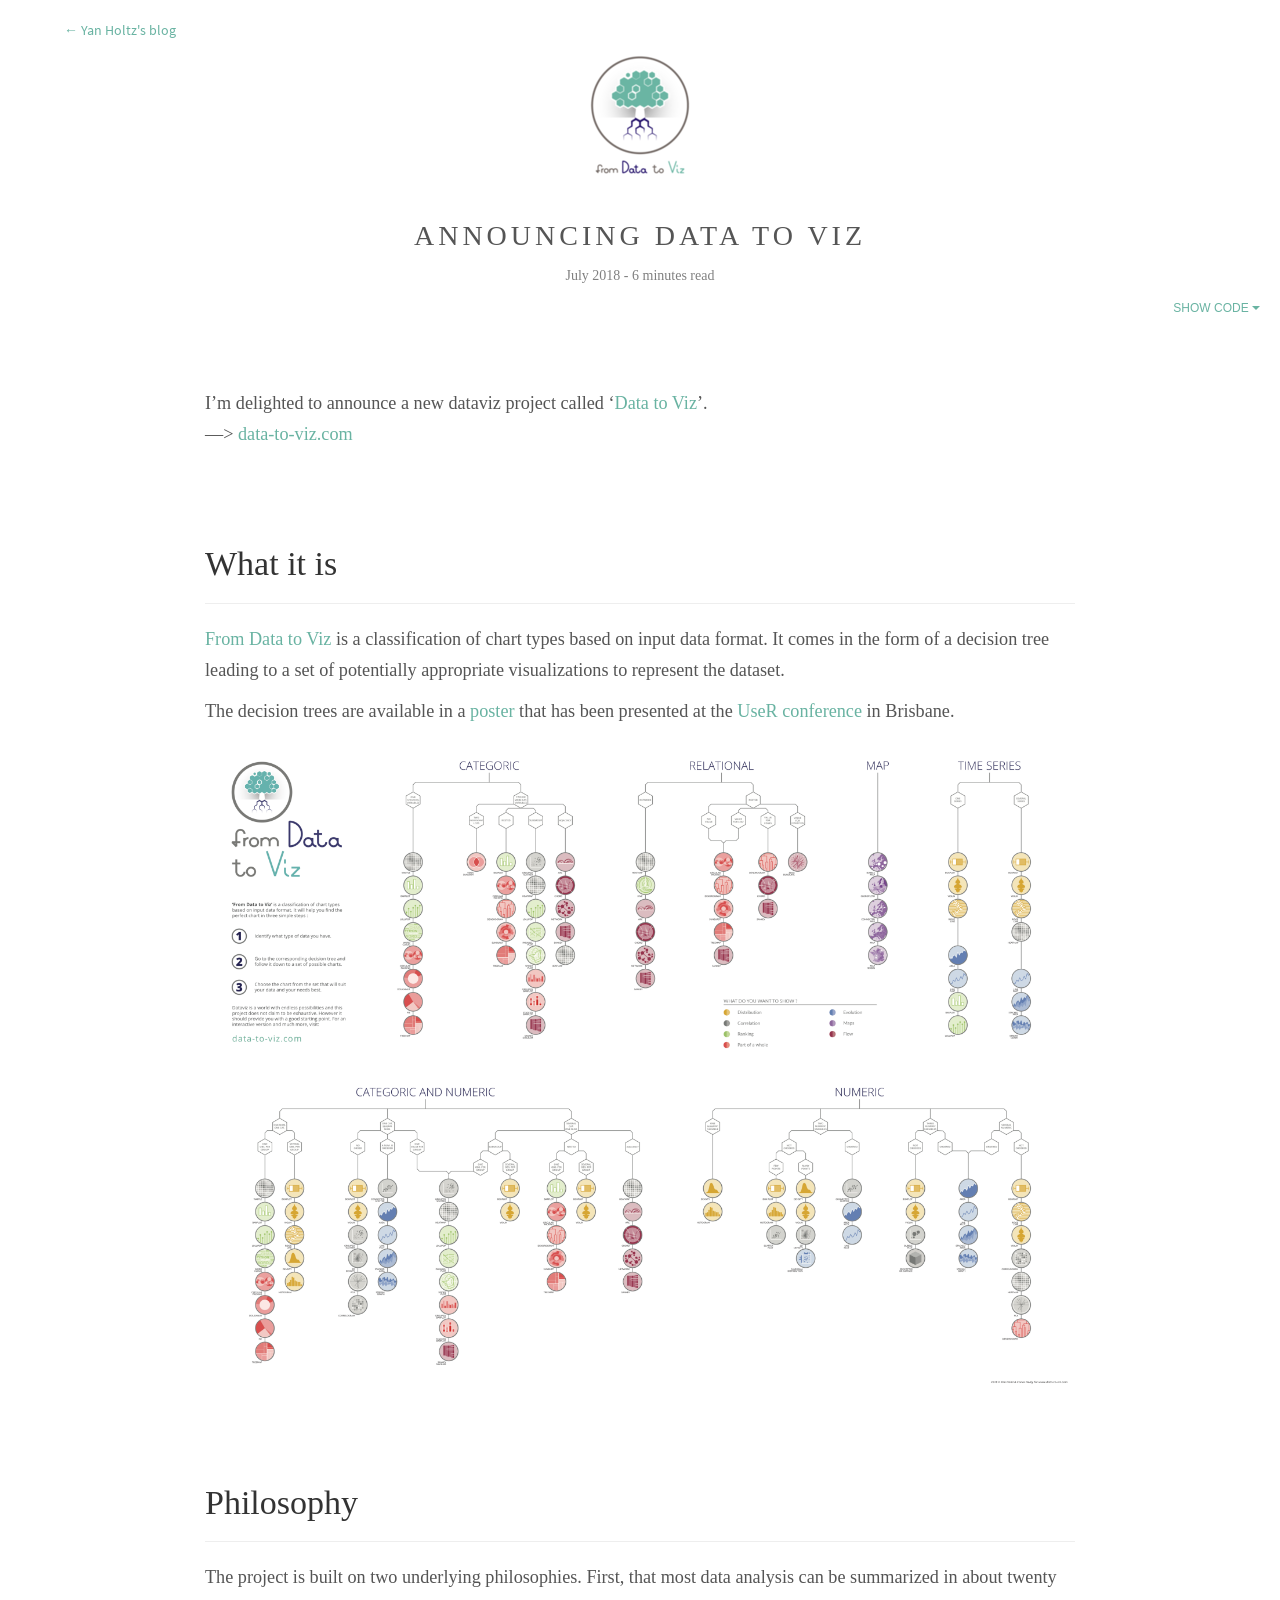
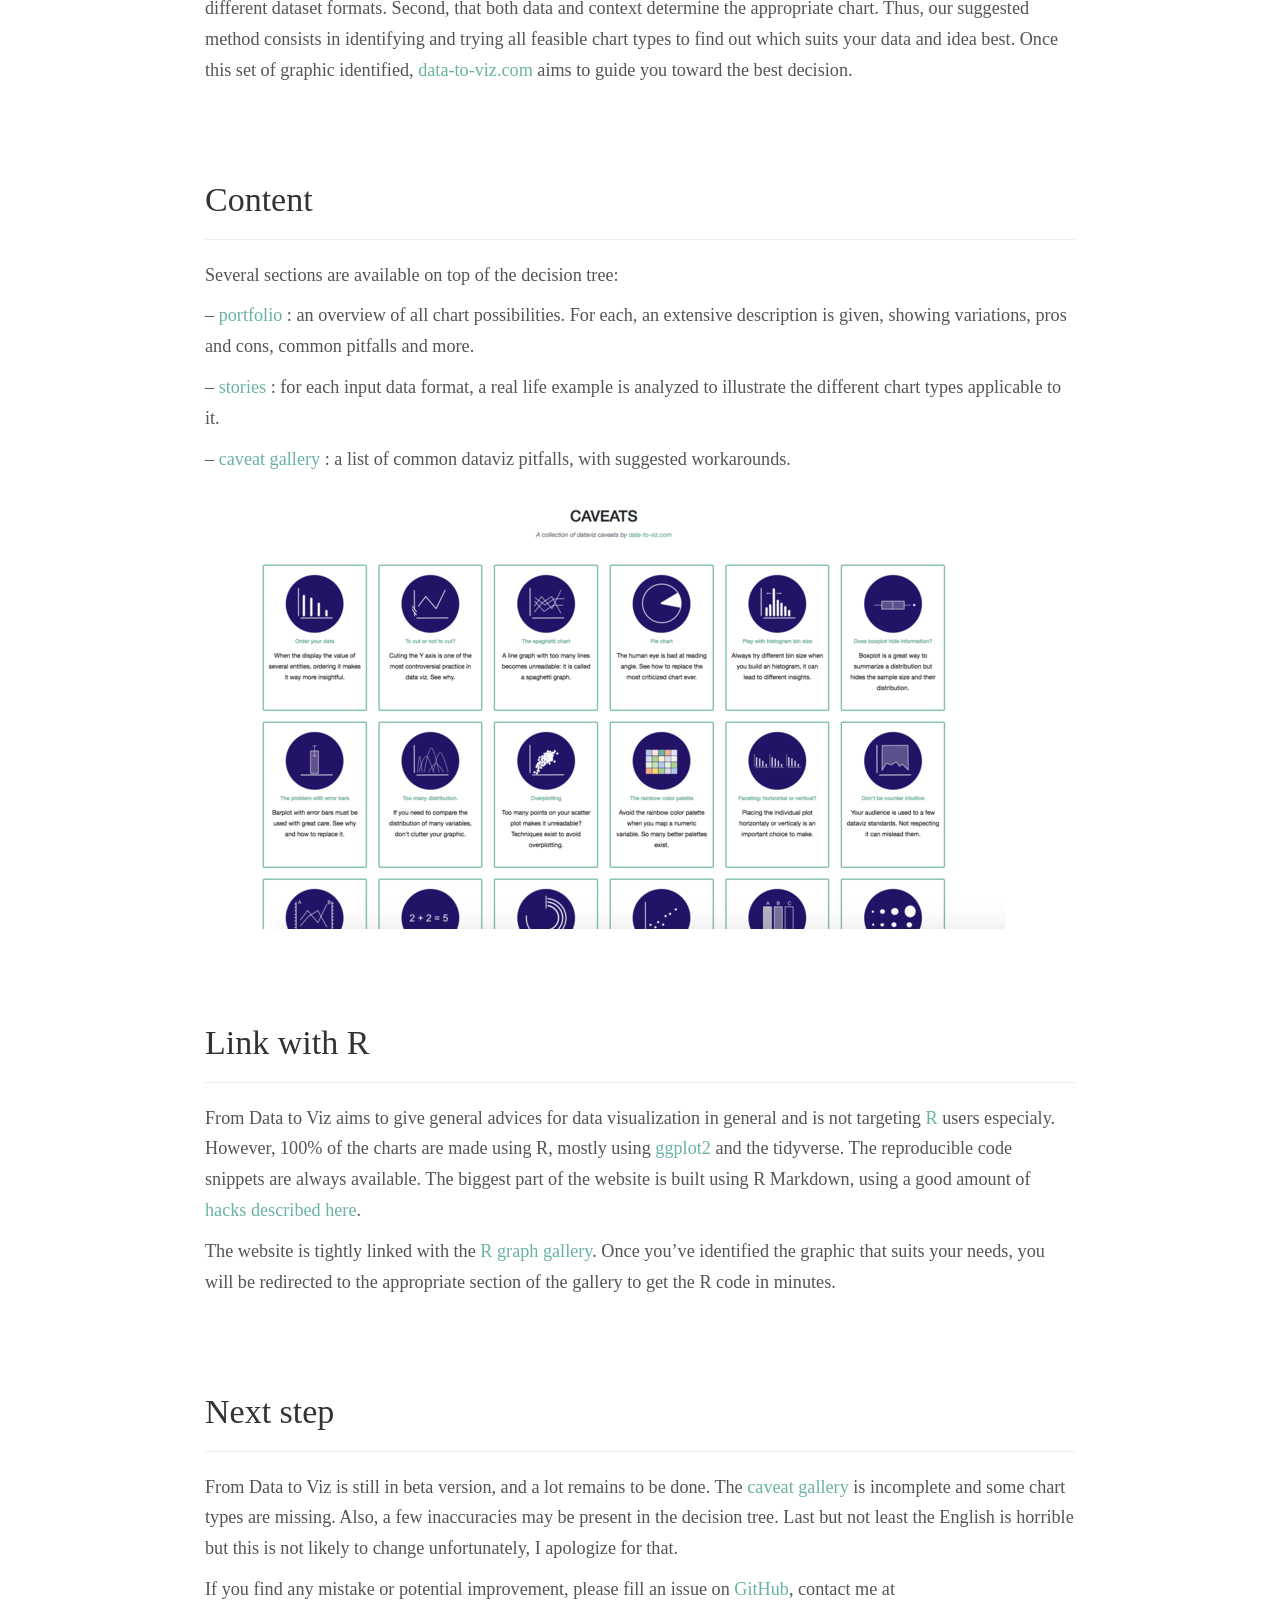
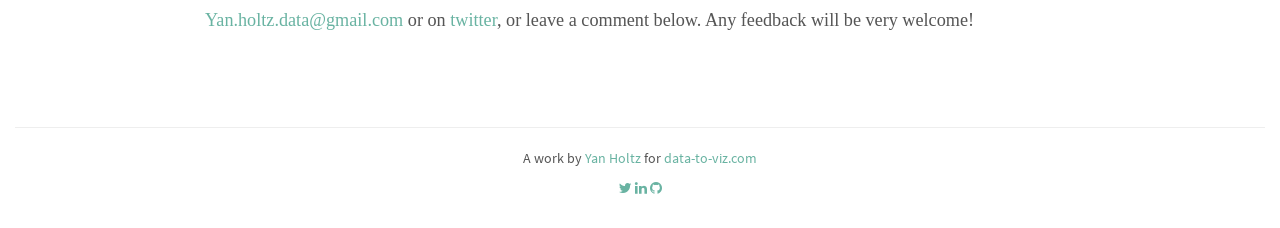
<file: blog/dataToViz.html>
<!DOCTYPE html>

<html xmlns="http://www.w3.org/1999/xhtml">

<head>

    <!-- Global site tag (gtag.js) - Google Analytics -->
    <script async src="https://www.googletagmanager.com/gtag/"></script>
    <script>
      window.dataLayer = window.dataLayer || [];
      function gtag(){dataLayer.push(arguments);}
      gtag('js', new Date());

      gtag('config', 'UA-79254642-5');
    </script>

    <title>Announcing Data To Viz &#8211; Yan Holtz Homepage</title>

    <meta charset="utf-8" />
    <meta http-equiv="Content-Type" content="text/html; charset=utf-8" />
    <meta name="generator" content="pandoc" />
    <meta name="viewport" content="width=device-width, initial-scale=1, shrink-to-fit=no">
    <meta name="description" content="July 2018 - 6 minutes read">
    <meta name="keywords" content="Data,Dataviz,Datavisualization,Plot,Chart,Graph,R,Python,D3,Learning">
    <meta name="author" content="Yan Holtz">

    <!-- Control appearance when share by social media -->
    <meta property="og:title" content="Announcing Data To Viz" />
    <meta property="og:image" content="https://github.com/" />
    <meta property="og:description" content="July  - 6 minutes read" />
    <meta property='og:url' content="" />
    <meta property="og:type" content="website" />








<style>
.mytitle{
  text-transform: uppercase;
  font-family: 'Montserrat';
  font-size: 200%;
  font-weight: 500;
  letter-spacing: 4px;
  max-width: 600px;
  margin-top: 2%;
  }

.text {
  color: black;
  position: absolute;
  top: 30%;
  right: 50%;
  transform: translate(50%,-50%);
  max-width: 600px;
  padding: 2em 3em;
}
</style>


<div>
  <br>
  <a href="http://www.yan-holtz.com/blog" style="text-align: left; vertical-align: top; margin-left: 5%;">&larr; Yan Holtz's blog</a>
  <center><img src="IMG/datatoviz_logo.png"></center>
  <center><p class="mytitle">Announcing Data To Viz</p></center>
  <center><p class="mysubtitle">July 2018 - 6 minutes read</p></center>
</div>







<title></title>

<script src="libs/jquery-1.11.3/jquery.min.js"></script>
<meta name="viewport" content="width=device-width, initial-scale=1" />
<link href="libs/bootstrap-3.3.5/css/lumen.min.css" rel="stylesheet" />
<script src="libs/bootstrap-3.3.5/js/bootstrap.min.js"></script>
<script src="libs/bootstrap-3.3.5/shim/html5shiv.min.js"></script>
<script src="libs/bootstrap-3.3.5/shim/respond.min.js"></script>
<script src="libs/navigation-1.1/tabsets.js"></script>
<script src="libs/navigation-1.1/codefolding.js"></script>
<link href="libs/pagedtable-1.1/css/pagedtable.css" rel="stylesheet" />
<script src="libs/pagedtable-1.1/js/pagedtable.js"></script>




<style type="text/css">
h1 {
  font-size: 34px;
}
h1.title {
  font-size: 38px;
}
h2 {
  font-size: 30px;
}
h3 {
  font-size: 24px;
}
h4 {
  font-size: 18px;
}
h5 {
  font-size: 16px;
}
h6 {
  font-size: 12px;
}
.table th:not([align]) {
  text-align: left;
}
</style>

<link rel="stylesheet" href="style.css" type="text/css" />

</head>

<body>

<style type = "text/css">
.main-container {
  max-width: 940px;
  margin-left: auto;
  margin-right: auto;
}
code {
  color: inherit;
  background-color: rgba(0, 0, 0, 0.04);
}
img {
  max-width:100%;
  height: auto;
}
.tabbed-pane {
  padding-top: 12px;
}
button.code-folding-btn:focus {
  outline: none;
}
</style>



<div class="container-fluid main-container">

<!-- tabsets -->
<script>
$(document).ready(function () {
  window.buildTabsets("TOC");
});
</script>

<!-- code folding -->
<style type="text/css">
.code-folding-btn { margin-bottom: 4px; }
</style>
<script>
$(document).ready(function () {
  window.initializeCodeFolding("hide" === "show");
});
</script>






<div class="fluid-row" id="header">

<div class="btn-group pull-right">
<button type="button" class="btn btn-default btn-xs dropdown-toggle" data-toggle="dropdown" aria-haspopup="true" aria-expanded="false"><span>Show Code</span> <span class="caret"></span></button>
<ul class="dropdown-menu" style="min-width: 50px;">
<li><a id="rmd-show-all-code" href="#">Show All Code</a></li>
<li><a id="rmd-hide-all-code" href="#">Hide All Code</a></li>
</ul>
</div>




</div>


<div class="mycontent">
<p><br><br><br> I’m delighted to announce a new dataviz project called ‘<a href="https://www.data-to-viz.com">Data to Viz</a>’.<br />
—&gt; <a href="https://www.data-to-viz.com">data-to-viz.com</a></p>
<h1 id="what-it-is">What it is</h1>
<hr />
<p><a href="https://www.data-to-viz.com">From Data to Viz</a> is a classification of chart types based on input data format. It comes in the form of a decision tree leading to a set of potentially appropriate visualizations to represent the dataset.</p>
<p>The decision trees are available in a <a href="https://www.data-to-viz.com/poster.html">poster</a> that has been presented at the <a href="https://user2018.r-project.org/">UseR conference</a> in Brisbane.</p>
<div class="figure">
<img src="IMG/poster_medium.png" />

</div>
<h1 id="philosophy">Philosophy</h1>
<hr />
<p>The project is built on two underlying philosophies. First, that most data analysis can be summarized in about twenty different dataset formats. Second, that both data and context determine the appropriate chart. Thus, our suggested method consists in identifying and trying all feasible chart types to find out which suits your data and idea best. Once this set of graphic identified, <a href="https://www.data-to-viz.com">data-to-viz.com</a> aims to guide you toward the best decision.</p>
<h1 id="content">Content</h1>
<hr />
<p>Several sections are available on top of the decision tree:</p>
<p>– <a href="https://www.data-to-viz.com/index.html#portfolio">portfolio</a> : an overview of all chart possibilities. For each, an extensive description is given, showing variations, pros and cons, common pitfalls and more.</p>
<p>– <a href="https://www.data-to-viz.com/index.html#story">stories</a> : for each input data format, a real life example is analyzed to illustrate the different chart types applicable to it.</p>
<p>– <a href="https://www.data-to-viz.com/caveats.html">caveat gallery</a> : a list of common dataviz pitfalls, with suggested workarounds.</p>
<div class="figure">
<img src="IMG/caveat_gallery_overview.png" />

</div>
<h1 id="link-with-r">Link with R</h1>
<hr />
<p>From Data to Viz aims to give general advices for data visualization in general and is not targeting <a href="https://www.r-graph-gallery.com">R</a> users especialy. However, 100% of the charts are made using R, mostly using <a href="https://www.r-graph-gallery.com/portfolio/ggplot2-package/">ggplot2</a> and the tidyverse. The reproducible code snippets are always available. The biggest part of the website is built using R Markdown, using a good amount of <a href="https://holtzy.github.io/Pimp-my-rmd/">hacks described here</a>.</p>
<p>The website is tightly linked with the <a href="https://www.r-graph-gallery.com/">R graph gallery</a>. Once you’ve identified the graphic that suits your needs, you will be redirected to the appropriate section of the gallery to get the R code in minutes.</p>
<h1 id="next-step">Next step</h1>
<hr />
<p>From Data to Viz is still in beta version, and a lot remains to be done. The <a href="http://www.data-to-viz.com/caveats.html">caveat gallery</a> is incomplete and some chart types are missing. Also, a few inaccuracies may be present in the decision tree. Last but not least the English is horrible but this is not likely to change unfortunately, I apologize for that.</p>
<p>If you find any mistake or potential improvement, please fill an issue on <a href="https://github.com/holtzy/data_to_viz">GitHub</a>, contact me at <a href="Yan.holtz.data@gmail.com" class="uri">Yan.holtz.data@gmail.com</a> or on <a href="https://twitter.com/R_Graph_Gallery">twitter</a>, or leave a comment below. Any feedback will be very welcome!</p>
<p><br></p>
</div>


<!-- Insert code for DISQUS comments  -->

      <div class="mycontent">
        <div id="disqus_thread"></div>
        <script>

        var disqus_config = function () {
        this.page.url = www.yan-holtz.com/graph/dataToViz.html;
        this.page.identifier = dataToViz;
        };

        (function() { // DON'T EDIT BELOW THIS LINE
        var d = document, s = d.createElement('script');
        s.src = 'https://yan-holtz.disqus.com/embed.js';
        s.setAttribute('data-timestamp', +new Date());
        (d.head || d.body).appendChild(s);
        })();
        </script>
        <noscript>Please enable JavaScript to view the <a href="https://disqus.com/?ref_noscript">comments powered by Disqus.</a></noscript>
      </div>
<!-- Insert code for DISQUS comments  -->



&nbsp;
<hr />
<p style="text-align: center;">A work by <a href="https://github.com/holtzy/">Yan Holtz</a> for <a href="https://data-to-viz.com">data-to-viz.com</a></p>

<!-- Add icon library -->
<link rel="stylesheet" href="https://cdnjs.cloudflare.com/ajax/libs/font-awesome/4.7.0/css/font-awesome.min.css">

<!-- Add font awesome icons -->
<p style="text-align: center;">
	<a href="https://twitter.com/r_graph_gallery?lang=en" class="fa fa-twitter"></a>
	<a href="https://www.linkedin.com/in/yan-holtz-2477534a/" class="fa fa-linkedin"></a>
	<a href="https://github.com/holtzy/" class="fa fa-github"></a>
</p>

<!-- Global site tag (gtag.js) - Google Analytics -->
<script async src="https://www.googletagmanager.com/gtag/js?id=UA-79254642-3"></script>
<script>
  window.dataLayer = window.dataLayer || [];
  function gtag(){dataLayer.push(arguments);}
  gtag('js', new Date());

  gtag('config', 'UA-79254642-3');
</script>


&nbsp;




</div>

<script>

// add bootstrap table styles to pandoc tables
function bootstrapStylePandocTables() {
  $('tr.header').parent('thead').parent('table').addClass('table table-condensed');
}
$(document).ready(function () {
  bootstrapStylePandocTables();
});


</script>


</body>
</html>
</file>
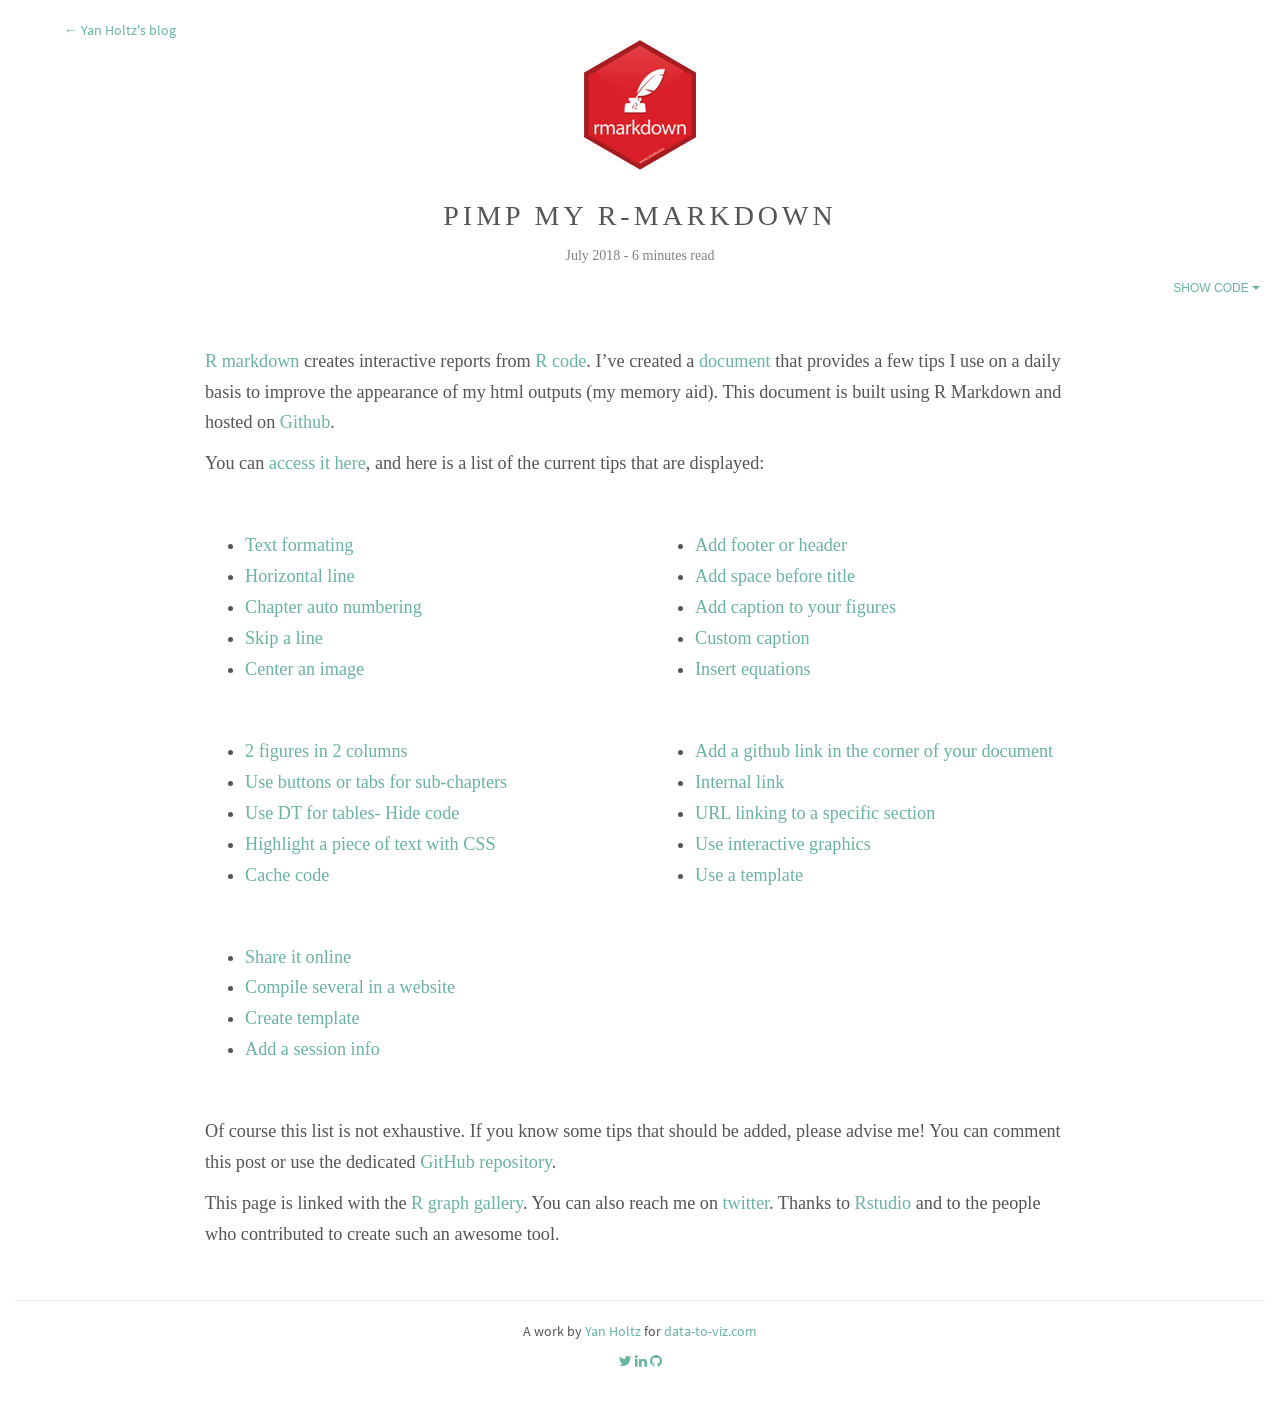
<file: blog/pimpMyRmd.html>
<!DOCTYPE html>

<html xmlns="http://www.w3.org/1999/xhtml">

<head>

    <!-- Global site tag (gtag.js) - Google Analytics -->
    <script async src="https://www.googletagmanager.com/gtag/js?id=UA-79254642-5"></script>
    <script>
      window.dataLayer = window.dataLayer || [];
      function gtag(){dataLayer.push(arguments);}
      gtag('js', new Date());

      gtag('config', 'UA-79254642-5');
    </script>
    
    <title>Pimp My R-Markdown &#8211; Yan Holtz Homepage</title>
    
    <meta charset="utf-8" />
    <meta http-equiv="Content-Type" content="text/html; charset=utf-8" />
    <meta name="generator" content="pandoc" />
    <meta name="viewport" content="width=device-width, initial-scale=1, shrink-to-fit=no">
    <meta name="description" content="July 2018 - 6 minutes read">
    <meta name="keywords" content="Data,Dataviz,Datavisualization,Plot,Chart,Graph,R,Python,D3,Learning">
    <meta name="author" content="Yan Holtz">
    
    <!-- Control appearance when share by social media -->
    <meta property="og:title" content="Pimp My R-Markdown" />
    <meta property="og:image" content="https://github.com/holtzy/data_to_viz/raw/master/img/section/rmd_logo.jpg" />
    <meta property="og:description" content="July 2018 - 6 minutes read" />
    <meta property='og:url' content="www.yan-holtz.com/pimpMyRmd.html" />
    <meta property="og:type" content="website" />








<style>
.mytitle{
  text-transform: uppercase;
  font-family: 'Montserrat';
  font-size: 200%;
  font-weight: 500;
  letter-spacing: 4px;
  max-width: 600px;
  margin-top: 2%;
  }  
  
.text {
  color: black;
  position: absolute;
  top: 30%;
  right: 50%;
  transform: translate(50%,-50%);
  max-width: 600px;
  padding: 2em 3em;
}
</style>


<div>
  <br>
  <a href="http://www.yan-holtz.com/blog" style="text-align: left; vertical-align: top; margin-left: 5%;">&larr; Yan Holtz's blog</a>
  <center><img src="IMG/rmd_logo.jpg"></center>
  <center><p class="mytitle">Pimp My R-Markdown</p></center>
  <center><p class="mysubtitle">July 2018 - 6 minutes read</p></center>
</div>







<title></title>

<script src="libs/jquery-1.11.3/jquery.min.js"></script>
<meta name="viewport" content="width=device-width, initial-scale=1" />
<link href="libs/bootstrap-3.3.5/css/lumen.min.css" rel="stylesheet" />
<script src="libs/bootstrap-3.3.5/js/bootstrap.min.js"></script>
<script src="libs/bootstrap-3.3.5/shim/html5shiv.min.js"></script>
<script src="libs/bootstrap-3.3.5/shim/respond.min.js"></script>
<script src="libs/navigation-1.1/tabsets.js"></script>
<script src="libs/navigation-1.1/codefolding.js"></script>
<link href="libs/pagedtable-1.1/css/pagedtable.css" rel="stylesheet" />
<script src="libs/pagedtable-1.1/js/pagedtable.js"></script>




<style type="text/css">
h1 {
  font-size: 34px;
}
h1.title {
  font-size: 38px;
}
h2 {
  font-size: 30px;
}
h3 {
  font-size: 24px;
}
h4 {
  font-size: 18px;
}
h5 {
  font-size: 16px;
}
h6 {
  font-size: 12px;
}
.table th:not([align]) {
  text-align: left;
}
</style>

<link rel="stylesheet" href="style.css" type="text/css" />

</head>

<body>

<style type = "text/css">
.main-container {
  max-width: 940px;
  margin-left: auto;
  margin-right: auto;
}
code {
  color: inherit;
  background-color: rgba(0, 0, 0, 0.04);
}
img {
  max-width:100%;
  height: auto;
}
.tabbed-pane {
  padding-top: 12px;
}
button.code-folding-btn:focus {
  outline: none;
}
</style>



<div class="container-fluid main-container">

<!-- tabsets -->
<script>
$(document).ready(function () {
  window.buildTabsets("TOC");
});
</script>

<!-- code folding -->
<style type="text/css">
.code-folding-btn { margin-bottom: 4px; }
</style>
<script>
$(document).ready(function () {
  window.initializeCodeFolding("hide" === "show");
});
</script>






<div class="fluid-row" id="header">

<div class="btn-group pull-right">
<button type="button" class="btn btn-default btn-xs dropdown-toggle" data-toggle="dropdown" aria-haspopup="true" aria-expanded="false"><span>Show Code</span> <span class="caret"></span></button>
<ul class="dropdown-menu" style="min-width: 50px;">
<li><a id="rmd-show-all-code" href="#">Show All Code</a></li>
<li><a id="rmd-hide-all-code" href="#">Hide All Code</a></li>
</ul>
</div>




</div>


<p><br><br><br></p>
<div class="mycontent">
<p><a href="https://rmarkdown.rstudio.com/">R markdown</a> creates interactive reports from <a href="https://www.r-project.org/">R code</a>. I’ve created a <a href="https://holtzy.github.io/Pimp-my-rmd/">document</a> that provides a few tips I use on a daily basis to improve the appearance of my html outputs (my memory aid). This document is built using R Markdown and hosted on <a href="https://github.com/holtzy/Pimp-my-rmd">Github</a>.</p>
<p>You can <a href="https://holtzy.github.io/Pimp-my-rmd/">access it here</a>, and here is a list of the current tips that are displayed:</p>
<p><br></p>
<div class="row">
<div class="col-md-6">
<ul>
<li><a href="https://holtzy.github.io/Pimp-my-rmd/#text-formatting">Text formating</a></li>
<li><a href="https://holtzy.github.io/Pimp-my-rmd/#horizontal-line">Horizontal line</a></li>
<li><a href="https://holtzy.github.io/Pimp-my-rmd/#auto-numbering">Chapter auto numbering</a></li>
<li><a href="https://holtzy.github.io/Pimp-my-rmd/#skip-line">Skip a line</a></li>
<li><a href="https://holtzy.github.io/Pimp-my-rmd/#center-image">Center an image</a></li>
</ul>
</div>
<div class="col-md-6">
<ul>
<li><a href="https://holtzy.github.io/Pimp-my-rmd/#add-footer">Add footer or header</a></li>
<li><a href="https://holtzy.github.io/Pimp-my-rmd/#add-space">Add space before title</a></li>
<li><a href="https://holtzy.github.io/Pimp-my-rmd/#add-caption">Add caption to your figures</a></li>
<li><a href="https://holtzy.github.io/Pimp-my-rmd/#custom-caption">Custom caption</a></li>
<li><a href="https://holtzy.github.io/Pimp-my-rmd/#insert-equation">Insert equations</a></li>
</ul>
</div>
</div>
<p><br></p>
<div class="row">
<div class="col-md-6">
<ul>
<li><a href="https://holtzy.github.io/Pimp-my-rmd/#2columns">2 figures in 2 columns</a></li>
<li><a href="https://holtzy.github.io/Pimp-my-rmd/#buttons">Use buttons or tabs for sub-chapters</a></li>
<li><a href="https://holtzy.github.io/Pimp-my-rmd/#DT">Use DT for tables- Hide code</a></li>
<li><a href="https://holtzy.github.io/Pimp-my-rmd/#hide-code">Highlight a piece of text with CSS</a></li>
<li><a href="https://holtzy.github.io/Pimp-my-rmd/#highlight">Cache code</a></li>
</ul>
</div>
<div class="col-md-6">
<ul>
<li><a href="https://holtzy.github.io/Pimp-my-rmd/#github-link">Add a github link in the corner of your document</a></li>
<li><a href="https://holtzy.github.io/Pimp-my-rmd/#link">Internal link</a></li>
<li><a href="https://holtzy.github.io/Pimp-my-rmd/#Anchor-URL-link">URL linking to a specific section</a></li>
<li><a href="https://holtzy.github.io/Pimp-my-rmd/#interactive">Use interactive graphics</a></li>
<li><a href="https://holtzy.github.io/Pimp-my-rmd/#template">Use a template</a></li>
</ul>
</div>
</div>
<p><br></p>
<ul>
<li><a href="https://holtzy.github.io/Pimp-my-rmd/#online">Share it online</a></li>
<li><a href="https://holtzy.github.io/Pimp-my-rmd/#website">Compile several in a website</a></li>
<li><a href="https://holtzy.github.io/Pimp-my-rmd/#template-creation">Create template</a></li>
<li><a href="https://holtzy.github.io/Pimp-my-rmd/#session">Add a session info</a></li>
</ul>
<p><br></p>
<p>Of course this list is not exhaustive. If you know some tips that should be added, please advise me! You can comment this post or use the dedicated <a href="https://github.com/holtzy/Pimp-my-rmd">GitHub repository</a>.</p>
<p>This page is linked with the <a href="http://www.r-graph-gallery.com/">R graph gallery</a>. You can also reach me on <a href="https://twitter.com/r_graph_gallery?lang=en">twitter</a>. Thanks to <a href="https://www.rstudio.com/">Rstudio</a> and to the people who contributed to create such an awesome tool.</p>
</div>


<!-- Insert code for DISQUS comments  -->

      <div class="mycontent">
        <div id="disqus_thread"></div>
        <script>

        var disqus_config = function () {
        this.page.url = www.yan-holtz.com/graph/pimpMyRmd.html;  
        this.page.identifier = pimpMyRmd; 
        };

        (function() { // DON'T EDIT BELOW THIS LINE
        var d = document, s = d.createElement('script');
        s.src = 'https://yan-holtz.disqus.com/embed.js';
        s.setAttribute('data-timestamp', +new Date());
        (d.head || d.body).appendChild(s);
        })();
        </script>
        <noscript>Please enable JavaScript to view the <a href="https://disqus.com/?ref_noscript">comments powered by Disqus.</a></noscript>
      </div>
<!-- Insert code for DISQUS comments  -->
    


&nbsp;
<hr />
<p style="text-align: center;">A work by <a href="https://github.com/holtzy/">Yan Holtz</a> for <a href="https://data-to-viz.com">data-to-viz.com</a></p>

<!-- Add icon library -->
<link rel="stylesheet" href="https://cdnjs.cloudflare.com/ajax/libs/font-awesome/4.7.0/css/font-awesome.min.css">

<!-- Add font awesome icons -->
<p style="text-align: center;">
	<a href="https://twitter.com/r_graph_gallery?lang=en" class="fa fa-twitter"></a>
	<a href="https://www.linkedin.com/in/yan-holtz-2477534a/" class="fa fa-linkedin"></a>
	<a href="https://github.com/holtzy/" class="fa fa-github"></a>
</p>

<!-- Global site tag (gtag.js) - Google Analytics -->
<script async src="https://www.googletagmanager.com/gtag/js?id=UA-79254642-3"></script>
<script>
  window.dataLayer = window.dataLayer || [];
  function gtag(){dataLayer.push(arguments);}
  gtag('js', new Date());

  gtag('config', 'UA-79254642-3');
</script>


&nbsp;




</div>

<script>

// add bootstrap table styles to pandoc tables
function bootstrapStylePandocTables() {
  $('tr.header').parent('thead').parent('table').addClass('table table-condensed');
}
$(document).ready(function () {
  bootstrapStylePandocTables();
});


</script>


</body>
</html>
</file>
<file: blog/libs/pagedtable-1.1/css/pagedtable.css>
.pagedtable {
  overflow: auto;
  padding-left: 8px;
  padding-right: 8px;
}

.pagedtable-wrapper {
  border: 1px solid #ccc;
  border-radius: 4px;
  margin-bottom: 10px;
}

.pagedtable table {
  width: 100%;
  max-width: 100%;
  margin: 0;
}

.pagedtable th {
  padding: 0 5px 0 5px;
  border: none;
  border-bottom: 2px solid #dddddd;

  min-width: 45px;
}

.pagedtable-empty th {
  display: none;
}

.pagedtable td {
  padding: 0 4px 0 4px;
}

.pagedtable .even {
  background-color: #fcfcfc;
}

.pagedtable-padding-col {
  display: none;
}

.pagedtable a {
  -webkit-touch-callout: none;
  -webkit-user-select: none;
  -khtml-user-select: none;
  -moz-user-select: none;
  -ms-user-select: none;
  user-select: none;
}

.pagedtable-index-nav {
  cursor: pointer;
  padding: 0 5px 0 5px;
  float: right;
  border: 0;
}

.pagedtable-index-nav-disabled {
  cursor: default;
  text-decoration: none;
  color: #999;
}

a.pagedtable-index-nav-disabled:hover {
  text-decoration: none;
  color: #999;
}

.pagedtable-indexes {
  cursor: pointer;
  float: right;
  border: 0;
}

.pagedtable-index-current {
  cursor: default;
  text-decoration: none;
  font-weight: bold;
  color: #333;
  border: 0;
}

a.pagedtable-index-current:hover {
  text-decoration: none;
  font-weight: bold;
  color: #333;
}

.pagedtable-index {
  width: 30px;
  display: inline-block;
  text-align: center;
  border: 0;
}

.pagedtable-index-separator-left {
  display: inline-block;
  color: #333;
  font-size: 9px;
  padding: 0 0 0 0;
  cursor: default;
}

.pagedtable-index-separator-right {
  display: inline-block;
  color: #333;
  font-size: 9px;
  padding: 0 4px 0 0;
  cursor: default;
}

.pagedtable-footer {
  padding-top: 4px;
  padding-bottom: 5px;
}

.pagedtable-not-empty .pagedtable-footer {
  border-top: 2px solid #dddddd;
}

.pagedtable-info {
  overflow: hidden;
  color: #999;
  white-space: nowrap;
  text-overflow: ellipsis;
}

.pagedtable-header-name {
  overflow: hidden;
  text-overflow: ellipsis;
}

.pagedtable-header-type {
  color: #999;
  font-weight: 400;
}

.pagedtable-na-cell {
  font-style: italic;
  opacity: 0.3;
}
</file>
<file: blog/style.css>
p.caption {
  font-size: 0.9em;
  font-style: italic;
  color: grey;
  margin-right: 10%;
  margin-left: 10%;  
  text-align: justify;
}

h1, .h1, h2, .h2, h3, .h3 {
    margin-top: 100px;
}

h1 {
    padding-top: 65px !important;
    margin-top: 30px !important;
}

pre {
    border: 0px solid #cccccc;
    border-radius: 0px;
 }

a {
  color: #69b3a2;
}



.btn {
    border-width: 0 0px 0px 0px;
    font-weight: normal;
    text-transform: ;
}

.btn-default {
    color: #69b3a2;
    background-color: #ffffff;
    border-color: #69b3a2;
}



.main-container {
    max-width: 100% !important;
    margin-left: auto;
    margin-right: auto;
}

.mycontent{
      max-width: 900px !important;
      margin-left: auto;
      margin-right: auto;
      font-family: 'Montserrat';
      font-size: 130%;
      line-height: 1.7;
      padding-right: 15px;
      padding-left: 15px;
}






.mysubtitle{
  color:grey;
  font-family: 'Montserrat';
  max-width: 300px;

}




/* ---------- Button ----------------- */
.btn {
  font-family: 'Montserrat', 'Helvetica Neue', Helvetica, Arial, sans-serif;
  font-weight: 500;
}

.btn-xl {
  font-size: 18px;
  padding: 20px 40px;
}

.btn-primary {
  background-color: transparent;
  border-color: #69b3a2;
  color: #69b3a2;
  border-width: medium;
}

.btn-primary:active, .btn-primary:focus, .btn-primary:hover {
  background-color: #69b3a2 !important;
  border-color: #69b3a2 !important;
  color: white;
}

.btn-primary:active, .btn-primary:focus {
  box-shadow: 0 0 0 0.2rem rgba(254, 209, 55, 0.5) !important;
}

.mybtnrelated {
  height: 260px;
}

.mytextrelated {
  text-transform: none; 
  font-weight: normal !important; 
  color: black;
}

.mytitlerelated {
  margin: 10px 0 10px;
  font-size: 14px;
}

.btn-secondary {
  background-color: transparent;
  border-color: #69b3a2;
  color: #69b3a2;
  border-width: small;
}

.btn-secondary:active, .btn-secondary:focus, .btn-secondary:hover {
  background-color: #69b3a2 !important;
  border-color: #69b3a2 !important;
  color: white;
}

.btn-secondary:active, .btn-secondary:focus {
  background-color: #69b3a2 !important;
}

.btn-secondary:not(:disabled):not(.disabled).active {
  background-color: #69b3a2 !important;
  border-color: #69b3a2 !important;
  color: white;
}
</file>
<file: blog/libs/bootstrap-3.3.5/css/lumen.min.css>
@font-face {
  font-family: 'Source Sans Pro';
  font-style: normal;
  font-weight: 300;
  src: url(fonts/SourceSansProLight.ttf) format('truetype');
}
@font-face {
  font-family: 'Source Sans Pro';
  font-style: normal;
  font-weight: 400;
  src: url(fonts/SourceSansPro.ttf) format('truetype');
}
@font-face {
  font-family: 'Source Sans Pro';
  font-style: normal;
  font-weight: 700;
  src: url(fonts/SourceSansProBold.ttf) format('truetype');
}

@font-face {
  font-family: 'Source Sans Pro';
  font-style: italic;
  font-weight: 400;
  src: url(fonts/SourceSansProItalic.ttf) format('truetype');
}

/*
 * bootswatch v3.3.6
 * Homepage: http://bootswatch.com
 * Copyright 2012-2015 Thomas Park
 * Licensed under MIT
 * Based on Bootstrap
*//*!
 * Bootstrap v3.3.6 (http://getbootstrap.com)
 * Copyright 2011-2015 Twitter, Inc.
 * Licensed under MIT (https://github.com/twbs/bootstrap/blob/master/LICENSE)
 *//*! normalize.css v3.0.3 | MIT License | github.com/necolas/normalize.css */html{font-family:sans-serif;-ms-text-size-adjust:100%;-webkit-text-size-adjust:100%}body{margin:0}article,aside,details,figcaption,figure,footer,header,hgroup,main,menu,nav,section,summary{display:block}audio,canvas,progress,video{display:inline-block;vertical-align:baseline}audio:not([controls]){display:none;height:0}[hidden],template{display:none}a{background-color:transparent}a:active,a:hover{outline:0}abbr[title]{border-bottom:1px dotted}b,strong{font-weight:bold}dfn{font-style:italic}h1{font-size:2em;margin:0.67em 0}mark{background:#ff0;color:#000}small{font-size:80%}sub,sup{font-size:75%;line-height:0;position:relative;vertical-align:baseline}sup{top:-0.5em}sub{bottom:-0.25em}img{border:0}svg:not(:root){overflow:hidden}figure{margin:1em 40px}hr{-webkit-box-sizing:content-box;-moz-box-sizing:content-box;box-sizing:content-box;height:0}pre{overflow:auto}code,kbd,pre,samp{font-family:monospace, monospace;font-size:1em}button,input,optgroup,select,textarea{color:inherit;font:inherit;margin:0}button{overflow:visible}button,select{text-transform:none}button,html input[type="button"],input[type="reset"],input[type="submit"]{-webkit-appearance:button;cursor:pointer}button[disabled],html input[disabled]{cursor:default}button::-moz-focus-inner,input::-moz-focus-inner{border:0;padding:0}input{line-height:normal}input[type="checkbox"],input[type="radio"]{-webkit-box-sizing:border-box;-moz-box-sizing:border-box;box-sizing:border-box;padding:0}input[type="number"]::-webkit-inner-spin-button,input[type="number"]::-webkit-outer-spin-button{height:auto}input[type="search"]{-webkit-appearance:textfield;-webkit-box-sizing:content-box;-moz-box-sizing:content-box;box-sizing:content-box}input[type="search"]::-webkit-search-cancel-button,input[type="search"]::-webkit-search-decoration{-webkit-appearance:none}fieldset{border:1px solid #c0c0c0;margin:0 2px;padding:0.35em 0.625em 0.75em}legend{border:0;padding:0}textarea{overflow:auto}optgroup{font-weight:bold}table{border-collapse:collapse;border-spacing:0}td,th{padding:0}/*! Source: https://github.com/h5bp/html5-boilerplate/blob/master/src/css/main.css */@media print{*,*:before,*:after{background:transparent !important;color:#000 !important;-webkit-box-shadow:none !important;box-shadow:none !important;text-shadow:none !important}a,a:visited{text-decoration:underline}a[href]:after{content:" (" attr(href) ")"}abbr[title]:after{content:" (" attr(title) ")"}a[href^="#"]:after,a[href^="javascript:"]:after{content:""}pre,blockquote{border:1px solid #999;page-break-inside:avoid}thead{display:table-header-group}tr,img{page-break-inside:avoid}img{max-width:100% !important}p,h2,h3{orphans:3;widows:3}h2,h3{page-break-after:avoid}.navbar{display:none}.btn>.caret,.dropup>.btn>.caret{border-top-color:#000 !important}.label{border:1px solid #000}.table{border-collapse:collapse !important}.table td,.table th{background-color:#fff !important}.table-bordered th,.table-bordered td{border:1px solid #ddd !important}}@font-face{font-family:'Glyphicons Halflings';src:url('../fonts/glyphicons-halflings-regular.eot');src:url('../fonts/glyphicons-halflings-regular.eot?#iefix') format('embedded-opentype'),url('../fonts/glyphicons-halflings-regular.woff') format('woff'),url('../fonts/glyphicons-halflings-regular.ttf') format('truetype'),url('../fonts/glyphicons-halflings-regular.svg#glyphicons_halflingsregular') format('svg')}.glyphicon{position:relative;top:1px;display:inline-block;font-family:'Glyphicons Halflings';font-style:normal;font-weight:normal;line-height:1;-webkit-font-smoothing:antialiased;-moz-osx-font-smoothing:grayscale}.glyphicon-asterisk:before{content:"\002a"}.glyphicon-plus:before{content:"\002b"}.glyphicon-euro:before,.glyphicon-eur:before{content:"\20ac"}.glyphicon-minus:before{content:"\2212"}.glyphicon-cloud:before{content:"\2601"}.glyphicon-envelope:before{content:"\2709"}.glyphicon-pencil:before{content:"\270f"}.glyphicon-glass:before{content:"\e001"}.glyphicon-music:before{content:"\e002"}.glyphicon-search:before{content:"\e003"}.glyphicon-heart:before{content:"\e005"}.glyphicon-star:before{content:"\e006"}.glyphicon-star-empty:before{content:"\e007"}.glyphicon-user:before{content:"\e008"}.glyphicon-film:before{content:"\e009"}.glyphicon-th-large:before{content:"\e010"}.glyphicon-th:before{content:"\e011"}.glyphicon-th-list:before{content:"\e012"}.glyphicon-ok:before{content:"\e013"}.glyphicon-remove:before{content:"\e014"}.glyphicon-zoom-in:before{content:"\e015"}.glyphicon-zoom-out:before{content:"\e016"}.glyphicon-off:before{content:"\e017"}.glyphicon-signal:before{content:"\e018"}.glyphicon-cog:before{content:"\e019"}.glyphicon-trash:before{content:"\e020"}.glyphicon-home:before{content:"\e021"}.glyphicon-file:before{content:"\e022"}.glyphicon-time:before{content:"\e023"}.glyphicon-road:before{content:"\e024"}.glyphicon-download-alt:before{content:"\e025"}.glyphicon-download:before{content:"\e026"}.glyphicon-upload:before{content:"\e027"}.glyphicon-inbox:before{content:"\e028"}.glyphicon-play-circle:before{content:"\e029"}.glyphicon-repeat:before{content:"\e030"}.glyphicon-refresh:before{content:"\e031"}.glyphicon-list-alt:before{content:"\e032"}.glyphicon-lock:before{content:"\e033"}.glyphicon-flag:before{content:"\e034"}.glyphicon-headphones:before{content:"\e035"}.glyphicon-volume-off:before{content:"\e036"}.glyphicon-volume-down:before{content:"\e037"}.glyphicon-volume-up:before{content:"\e038"}.glyphicon-qrcode:before{content:"\e039"}.glyphicon-barcode:before{content:"\e040"}.glyphicon-tag:before{content:"\e041"}.glyphicon-tags:before{content:"\e042"}.glyphicon-book:before{content:"\e043"}.glyphicon-bookmark:before{content:"\e044"}.glyphicon-print:before{content:"\e045"}.glyphicon-camera:before{content:"\e046"}.glyphicon-font:before{content:"\e047"}.glyphicon-bold:before{content:"\e048"}.glyphicon-italic:before{content:"\e049"}.glyphicon-text-height:before{content:"\e050"}.glyphicon-text-width:before{content:"\e051"}.glyphicon-align-left:before{content:"\e052"}.glyphicon-align-center:before{content:"\e053"}.glyphicon-align-right:before{content:"\e054"}.glyphicon-align-justify:before{content:"\e055"}.glyphicon-list:before{content:"\e056"}.glyphicon-indent-left:before{content:"\e057"}.glyphicon-indent-right:before{content:"\e058"}.glyphicon-facetime-video:before{content:"\e059"}.glyphicon-picture:before{content:"\e060"}.glyphicon-map-marker:before{content:"\e062"}.glyphicon-adjust:before{content:"\e063"}.glyphicon-tint:before{content:"\e064"}.glyphicon-edit:before{content:"\e065"}.glyphicon-share:before{content:"\e066"}.glyphicon-check:before{content:"\e067"}.glyphicon-move:before{content:"\e068"}.glyphicon-step-backward:before{content:"\e069"}.glyphicon-fast-backward:before{content:"\e070"}.glyphicon-backward:before{content:"\e071"}.glyphicon-play:before{content:"\e072"}.glyphicon-pause:before{content:"\e073"}.glyphicon-stop:before{content:"\e074"}.glyphicon-forward:before{content:"\e075"}.glyphicon-fast-forward:before{content:"\e076"}.glyphicon-step-forward:before{content:"\e077"}.glyphicon-eject:before{content:"\e078"}.glyphicon-chevron-left:before{content:"\e079"}.glyphicon-chevron-right:before{content:"\e080"}.glyphicon-plus-sign:before{content:"\e081"}.glyphicon-minus-sign:before{content:"\e082"}.glyphicon-remove-sign:before{content:"\e083"}.glyphicon-ok-sign:before{content:"\e084"}.glyphicon-question-sign:before{content:"\e085"}.glyphicon-info-sign:before{content:"\e086"}.glyphicon-screenshot:before{content:"\e087"}.glyphicon-remove-circle:before{content:"\e088"}.glyphicon-ok-circle:before{content:"\e089"}.glyphicon-ban-circle:before{content:"\e090"}.glyphicon-arrow-left:before{content:"\e091"}.glyphicon-arrow-right:before{content:"\e092"}.glyphicon-arrow-up:before{content:"\e093"}.glyphicon-arrow-down:before{content:"\e094"}.glyphicon-share-alt:before{content:"\e095"}.glyphicon-resize-full:before{content:"\e096"}.glyphicon-resize-small:before{content:"\e097"}.glyphicon-exclamation-sign:before{content:"\e101"}.glyphicon-gift:before{content:"\e102"}.glyphicon-leaf:before{content:"\e103"}.glyphicon-fire:before{content:"\e104"}.glyphicon-eye-open:before{content:"\e105"}.glyphicon-eye-close:before{content:"\e106"}.glyphicon-warning-sign:before{content:"\e107"}.glyphicon-plane:before{content:"\e108"}.glyphicon-calendar:before{content:"\e109"}.glyphicon-random:before{content:"\e110"}.glyphicon-comment:before{content:"\e111"}.glyphicon-magnet:before{content:"\e112"}.glyphicon-chevron-up:before{content:"\e113"}.glyphicon-chevron-down:before{content:"\e114"}.glyphicon-retweet:before{content:"\e115"}.glyphicon-shopping-cart:before{content:"\e116"}.glyphicon-folder-close:before{content:"\e117"}.glyphicon-folder-open:before{content:"\e118"}.glyphicon-resize-vertical:before{content:"\e119"}.glyphicon-resize-horizontal:before{content:"\e120"}.glyphicon-hdd:before{content:"\e121"}.glyphicon-bullhorn:before{content:"\e122"}.glyphicon-bell:before{content:"\e123"}.glyphicon-certificate:before{content:"\e124"}.glyphicon-thumbs-up:before{content:"\e125"}.glyphicon-thumbs-down:before{content:"\e126"}.glyphicon-hand-right:before{content:"\e127"}.glyphicon-hand-left:before{content:"\e128"}.glyphicon-hand-up:before{content:"\e129"}.glyphicon-hand-down:before{content:"\e130"}.glyphicon-circle-arrow-right:before{content:"\e131"}.glyphicon-circle-arrow-left:before{content:"\e132"}.glyphicon-circle-arrow-up:before{content:"\e133"}.glyphicon-circle-arrow-down:before{content:"\e134"}.glyphicon-globe:before{content:"\e135"}.glyphicon-wrench:before{content:"\e136"}.glyphicon-tasks:before{content:"\e137"}.glyphicon-filter:before{content:"\e138"}.glyphicon-briefcase:before{content:"\e139"}.glyphicon-fullscreen:before{content:"\e140"}.glyphicon-dashboard:before{content:"\e141"}.glyphicon-paperclip:before{content:"\e142"}.glyphicon-heart-empty:before{content:"\e143"}.glyphicon-link:before{content:"\e144"}.glyphicon-phone:before{content:"\e145"}.glyphicon-pushpin:before{content:"\e146"}.glyphicon-usd:before{content:"\e148"}.glyphicon-gbp:before{content:"\e149"}.glyphicon-sort:before{content:"\e150"}.glyphicon-sort-by-alphabet:before{content:"\e151"}.glyphicon-sort-by-alphabet-alt:before{content:"\e152"}.glyphicon-sort-by-order:before{content:"\e153"}.glyphicon-sort-by-order-alt:before{content:"\e154"}.glyphicon-sort-by-attributes:before{content:"\e155"}.glyphicon-sort-by-attributes-alt:before{content:"\e156"}.glyphicon-unchecked:before{content:"\e157"}.glyphicon-expand:before{content:"\e158"}.glyphicon-collapse-down:before{content:"\e159"}.glyphicon-collapse-up:before{content:"\e160"}.glyphicon-log-in:before{content:"\e161"}.glyphicon-flash:before{content:"\e162"}.glyphicon-log-out:before{content:"\e163"}.glyphicon-new-window:before{content:"\e164"}.glyphicon-record:before{content:"\e165"}.glyphicon-save:before{content:"\e166"}.glyphicon-open:before{content:"\e167"}.glyphicon-saved:before{content:"\e168"}.glyphicon-import:before{content:"\e169"}.glyphicon-export:before{content:"\e170"}.glyphicon-send:before{content:"\e171"}.glyphicon-floppy-disk:before{content:"\e172"}.glyphicon-floppy-saved:before{content:"\e173"}.glyphicon-floppy-remove:before{content:"\e174"}.glyphicon-floppy-save:before{content:"\e175"}.glyphicon-floppy-open:before{content:"\e176"}.glyphicon-credit-card:before{content:"\e177"}.glyphicon-transfer:before{content:"\e178"}.glyphicon-cutlery:before{content:"\e179"}.glyphicon-header:before{content:"\e180"}.glyphicon-compressed:before{content:"\e181"}.glyphicon-earphone:before{content:"\e182"}.glyphicon-phone-alt:before{content:"\e183"}.glyphicon-tower:before{content:"\e184"}.glyphicon-stats:before{content:"\e185"}.glyphicon-sd-video:before{content:"\e186"}.glyphicon-hd-video:before{content:"\e187"}.glyphicon-subtitles:before{content:"\e188"}.glyphicon-sound-stereo:before{content:"\e189"}.glyphicon-sound-dolby:before{content:"\e190"}.glyphicon-sound-5-1:before{content:"\e191"}.glyphicon-sound-6-1:before{content:"\e192"}.glyphicon-sound-7-1:before{content:"\e193"}.glyphicon-copyright-mark:before{content:"\e194"}.glyphicon-registration-mark:before{content:"\e195"}.glyphicon-cloud-download:before{content:"\e197"}.glyphicon-cloud-upload:before{content:"\e198"}.glyphicon-tree-conifer:before{content:"\e199"}.glyphicon-tree-deciduous:before{content:"\e200"}.glyphicon-cd:before{content:"\e201"}.glyphicon-save-file:before{content:"\e202"}.glyphicon-open-file:before{content:"\e203"}.glyphicon-level-up:before{content:"\e204"}.glyphicon-copy:before{content:"\e205"}.glyphicon-paste:before{content:"\e206"}.glyphicon-alert:before{content:"\e209"}.glyphicon-equalizer:before{content:"\e210"}.glyphicon-king:before{content:"\e211"}.glyphicon-queen:before{content:"\e212"}.glyphicon-pawn:before{content:"\e213"}.glyphicon-bishop:before{content:"\e214"}.glyphicon-knight:before{content:"\e215"}.glyphicon-baby-formula:before{content:"\e216"}.glyphicon-tent:before{content:"\26fa"}.glyphicon-blackboard:before{content:"\e218"}.glyphicon-bed:before{content:"\e219"}.glyphicon-apple:before{content:"\f8ff"}.glyphicon-erase:before{content:"\e221"}.glyphicon-hourglass:before{content:"\231b"}.glyphicon-lamp:before{content:"\e223"}.glyphicon-duplicate:before{content:"\e224"}.glyphicon-piggy-bank:before{content:"\e225"}.glyphicon-scissors:before{content:"\e226"}.glyphicon-bitcoin:before{content:"\e227"}.glyphicon-btc:before{content:"\e227"}.glyphicon-xbt:before{content:"\e227"}.glyphicon-yen:before{content:"\00a5"}.glyphicon-jpy:before{content:"\00a5"}.glyphicon-ruble:before{content:"\20bd"}.glyphicon-rub:before{content:"\20bd"}.glyphicon-scale:before{content:"\e230"}.glyphicon-ice-lolly:before{content:"\e231"}.glyphicon-ice-lolly-tasted:before{content:"\e232"}.glyphicon-education:before{content:"\e233"}.glyphicon-option-horizontal:before{content:"\e234"}.glyphicon-option-vertical:before{content:"\e235"}.glyphicon-menu-hamburger:before{content:"\e236"}.glyphicon-modal-window:before{content:"\e237"}.glyphicon-oil:before{content:"\e238"}.glyphicon-grain:before{content:"\e239"}.glyphicon-sunglasses:before{content:"\e240"}.glyphicon-text-size:before{content:"\e241"}.glyphicon-text-color:before{content:"\e242"}.glyphicon-text-background:before{content:"\e243"}.glyphicon-object-align-top:before{content:"\e244"}.glyphicon-object-align-bottom:before{content:"\e245"}.glyphicon-object-align-horizontal:before{content:"\e246"}.glyphicon-object-align-left:before{content:"\e247"}.glyphicon-object-align-vertical:before{content:"\e248"}.glyphicon-object-align-right:before{content:"\e249"}.glyphicon-triangle-right:before{content:"\e250"}.glyphicon-triangle-left:before{content:"\e251"}.glyphicon-triangle-bottom:before{content:"\e252"}.glyphicon-triangle-top:before{content:"\e253"}.glyphicon-console:before{content:"\e254"}.glyphicon-superscript:before{content:"\e255"}.glyphicon-subscript:before{content:"\e256"}.glyphicon-menu-left:before{content:"\e257"}.glyphicon-menu-right:before{content:"\e258"}.glyphicon-menu-down:before{content:"\e259"}.glyphicon-menu-up:before{content:"\e260"}*{-webkit-box-sizing:border-box;-moz-box-sizing:border-box;box-sizing:border-box}*:before,*:after{-webkit-box-sizing:border-box;-moz-box-sizing:border-box;box-sizing:border-box}html{font-size:10px;-webkit-tap-highlight-color:rgba(0,0,0,0)}body{font-family:"Source Sans Pro","Helvetica Neue",Helvetica,Arial,sans-serif;font-size:14px;line-height:1.42857143;color:#555555;background-color:#ffffff}input,button,select,textarea{font-family:inherit;font-size:inherit;line-height:inherit}a{color:#158cba;text-decoration:none}a:hover,a:focus{color:#158cba;text-decoration:underline}a:focus{outline:thin dotted;outline:5px auto -webkit-focus-ring-color;outline-offset:-2px}figure{margin:0}img{vertical-align:middle}.img-responsive,.thumbnail>img,.thumbnail a>img,.carousel-inner>.item>img,.carousel-inner>.item>a>img{display:block;max-width:100%;height:auto}.img-rounded{border-radius:5px}.img-thumbnail{padding:4px;line-height:1.42857143;background-color:#ffffff;border:1px solid #eeeeee;border-radius:4px;-webkit-transition:all .2s ease-in-out;-o-transition:all .2s ease-in-out;transition:all .2s ease-in-out;display:inline-block;max-width:100%;height:auto}.img-circle{border-radius:50%}hr{margin-top:20px;margin-bottom:20px;border:0;border-top:1px solid #eeeeee}.sr-only{position:absolute;width:1px;height:1px;margin:-1px;padding:0;overflow:hidden;clip:rect(0, 0, 0, 0);border:0}.sr-only-focusable:active,.sr-only-focusable:focus{position:static;width:auto;height:auto;margin:0;overflow:visible;clip:auto}[role="button"]{cursor:pointer}h1,h2,h3,h4,h5,h6,.h1,.h2,.h3,.h4,.h5,.h6{font-family:inherit;font-weight:400;line-height:1.1;color:#333333}h1 small,h2 small,h3 small,h4 small,h5 small,h6 small,.h1 small,.h2 small,.h3 small,.h4 small,.h5 small,.h6 small,h1 .small,h2 .small,h3 .small,h4 .small,h5 .small,h6 .small,.h1 .small,.h2 .small,.h3 .small,.h4 .small,.h5 .small,.h6 .small{font-weight:normal;line-height:1;color:#999999}h1,.h1,h2,.h2,h3,.h3{margin-top:20px;margin-bottom:10px}h1 small,.h1 small,h2 small,.h2 small,h3 small,.h3 small,h1 .small,.h1 .small,h2 .small,.h2 .small,h3 .small,.h3 .small{font-size:65%}h4,.h4,h5,.h5,h6,.h6{margin-top:10px;margin-bottom:10px}h4 small,.h4 small,h5 small,.h5 small,h6 small,.h6 small,h4 .small,.h4 .small,h5 .small,.h5 .small,h6 .small,.h6 .small{font-size:75%}h1,.h1{font-size:36px}h2,.h2{font-size:30px}h3,.h3{font-size:24px}h4,.h4{font-size:18px}h5,.h5{font-size:14px}h6,.h6{font-size:12px}p{margin:0 0 10px}.lead{margin-bottom:20px;font-size:16px;font-weight:300;line-height:1.4}@media (min-width:768px){.lead{font-size:21px}}small,.small{font-size:85%}mark,.mark{background-color:#ff851b;padding:.2em}.text-left{text-align:left}.text-right{text-align:right}.text-center{text-align:center}.text-justify{text-align:justify}.text-nowrap{white-space:nowrap}.text-lowercase{text-transform:lowercase}.text-uppercase{text-transform:uppercase}.text-capitalize{text-transform:capitalize}.text-muted{color:#999999}.text-primary{color:#158cba}a.text-primary:hover,a.text-primary:focus{color:#106a8c}.text-success{color:#ffffff}a.text-success:hover,a.text-success:focus{color:#e6e6e6}.text-info{color:#ffffff}a.text-info:hover,a.text-info:focus{color:#e6e6e6}.text-warning{color:#ffffff}a.text-warning:hover,a.text-warning:focus{color:#e6e6e6}.text-danger{color:#ffffff}a.text-danger:hover,a.text-danger:focus{color:#e6e6e6}.bg-primary{color:#fff;background-color:#158cba}a.bg-primary:hover,a.bg-primary:focus{background-color:#106a8c}.bg-success{background-color:#28b62c}a.bg-success:hover,a.bg-success:focus{background-color:#1f8c22}.bg-info{background-color:#75caeb}a.bg-info:hover,a.bg-info:focus{background-color:#48b9e5}.bg-warning{background-color:#ff851b}a.bg-warning:hover,a.bg-warning:focus{background-color:#e76b00}.bg-danger{background-color:#ff4136}a.bg-danger:hover,a.bg-danger:focus{background-color:#ff1103}.page-header{padding-bottom:9px;margin:40px 0 20px;border-bottom:1px solid #eeeeee}ul,ol{margin-top:0;margin-bottom:10px}ul ul,ol ul,ul ol,ol ol{margin-bottom:0}.list-unstyled{padding-left:0;list-style:none}.list-inline{padding-left:0;list-style:none;margin-left:-5px}.list-inline>li{display:inline-block;padding-left:5px;padding-right:5px}dl{margin-top:0;margin-bottom:20px}dt,dd{line-height:1.42857143}dt{font-weight:bold}dd{margin-left:0}@media (min-width:768px){.dl-horizontal dt{float:left;width:160px;clear:left;text-align:right;overflow:hidden;text-overflow:ellipsis;white-space:nowrap}.dl-horizontal dd{margin-left:180px}}abbr[title],abbr[data-original-title]{cursor:help;border-bottom:1px dotted #999999}.initialism{font-size:90%;text-transform:uppercase}blockquote{padding:10px 20px;margin:0 0 20px;font-size:17.5px;border-left:5px solid #eeeeee}blockquote p:last-child,blockquote ul:last-child,blockquote ol:last-child{margin-bottom:0}blockquote footer,blockquote small,blockquote .small{display:block;font-size:80%;line-height:1.42857143;color:#999999}blockquote footer:before,blockquote small:before,blockquote .small:before{content:'\2014 \00A0'}.blockquote-reverse,blockquote.pull-right{padding-right:15px;padding-left:0;border-right:5px solid #eeeeee;border-left:0;text-align:right}.blockquote-reverse footer:before,blockquote.pull-right footer:before,.blockquote-reverse small:before,blockquote.pull-right small:before,.blockquote-reverse .small:before,blockquote.pull-right .small:before{content:''}.blockquote-reverse footer:after,blockquote.pull-right footer:after,.blockquote-reverse small:after,blockquote.pull-right small:after,.blockquote-reverse .small:after,blockquote.pull-right .small:after{content:'\00A0 \2014'}address{margin-bottom:20px;font-style:normal;line-height:1.42857143}code,kbd,pre,samp{font-family:monospace}code{padding:2px 4px;font-size:90%;color:#c7254e;background-color:#f9f2f4;border-radius:4px}kbd{padding:2px 4px;font-size:90%;color:#ffffff;background-color:#333333;border-radius:2px;-webkit-box-shadow:inset 0 -1px 0 rgba(0,0,0,0.25);box-shadow:inset 0 -1px 0 rgba(0,0,0,0.25)}kbd kbd{padding:0;font-size:100%;font-weight:bold;-webkit-box-shadow:none;box-shadow:none}pre{display:block;padding:9.5px;margin:0 0 10px;font-size:13px;line-height:1.42857143;word-break:break-all;word-wrap:break-word;color:#333333;background-color:#f5f5f5;border:1px solid #cccccc;border-radius:4px}pre code{padding:0;font-size:inherit;color:inherit;white-space:pre-wrap;background-color:transparent;border-radius:0}.pre-scrollable{max-height:340px;overflow-y:scroll}.container{margin-right:auto;margin-left:auto;padding-left:15px;padding-right:15px}@media (min-width:768px){.container{width:750px}}@media (min-width:992px){.container{width:970px}}@media (min-width:1200px){.container{width:1170px}}.container-fluid{margin-right:auto;margin-left:auto;padding-left:15px;padding-right:15px}.row{margin-left:-15px;margin-right:-15px}.col-xs-1,.col-sm-1,.col-md-1,.col-lg-1,.col-xs-2,.col-sm-2,.col-md-2,.col-lg-2,.col-xs-3,.col-sm-3,.col-md-3,.col-lg-3,.col-xs-4,.col-sm-4,.col-md-4,.col-lg-4,.col-xs-5,.col-sm-5,.col-md-5,.col-lg-5,.col-xs-6,.col-sm-6,.col-md-6,.col-lg-6,.col-xs-7,.col-sm-7,.col-md-7,.col-lg-7,.col-xs-8,.col-sm-8,.col-md-8,.col-lg-8,.col-xs-9,.col-sm-9,.col-md-9,.col-lg-9,.col-xs-10,.col-sm-10,.col-md-10,.col-lg-10,.col-xs-11,.col-sm-11,.col-md-11,.col-lg-11,.col-xs-12,.col-sm-12,.col-md-12,.col-lg-12{position:relative;min-height:1px;padding-left:15px;padding-right:15px}.col-xs-1,.col-xs-2,.col-xs-3,.col-xs-4,.col-xs-5,.col-xs-6,.col-xs-7,.col-xs-8,.col-xs-9,.col-xs-10,.col-xs-11,.col-xs-12{float:left}.col-xs-12{width:100%}.col-xs-11{width:91.66666667%}.col-xs-10{width:83.33333333%}.col-xs-9{width:75%}.col-xs-8{width:66.66666667%}.col-xs-7{width:58.33333333%}.col-xs-6{width:50%}.col-xs-5{width:41.66666667%}.col-xs-4{width:33.33333333%}.col-xs-3{width:25%}.col-xs-2{width:16.66666667%}.col-xs-1{width:8.33333333%}.col-xs-pull-12{right:100%}.col-xs-pull-11{right:91.66666667%}.col-xs-pull-10{right:83.33333333%}.col-xs-pull-9{right:75%}.col-xs-pull-8{right:66.66666667%}.col-xs-pull-7{right:58.33333333%}.col-xs-pull-6{right:50%}.col-xs-pull-5{right:41.66666667%}.col-xs-pull-4{right:33.33333333%}.col-xs-pull-3{right:25%}.col-xs-pull-2{right:16.66666667%}.col-xs-pull-1{right:8.33333333%}.col-xs-pull-0{right:auto}.col-xs-push-12{left:100%}.col-xs-push-11{left:91.66666667%}.col-xs-push-10{left:83.33333333%}.col-xs-push-9{left:75%}.col-xs-push-8{left:66.66666667%}.col-xs-push-7{left:58.33333333%}.col-xs-push-6{left:50%}.col-xs-push-5{left:41.66666667%}.col-xs-push-4{left:33.33333333%}.col-xs-push-3{left:25%}.col-xs-push-2{left:16.66666667%}.col-xs-push-1{left:8.33333333%}.col-xs-push-0{left:auto}.col-xs-offset-12{margin-left:100%}.col-xs-offset-11{margin-left:91.66666667%}.col-xs-offset-10{margin-left:83.33333333%}.col-xs-offset-9{margin-left:75%}.col-xs-offset-8{margin-left:66.66666667%}.col-xs-offset-7{margin-left:58.33333333%}.col-xs-offset-6{margin-left:50%}.col-xs-offset-5{margin-left:41.66666667%}.col-xs-offset-4{margin-left:33.33333333%}.col-xs-offset-3{margin-left:25%}.col-xs-offset-2{margin-left:16.66666667%}.col-xs-offset-1{margin-left:8.33333333%}.col-xs-offset-0{margin-left:0%}@media (min-width:768px){.col-sm-1,.col-sm-2,.col-sm-3,.col-sm-4,.col-sm-5,.col-sm-6,.col-sm-7,.col-sm-8,.col-sm-9,.col-sm-10,.col-sm-11,.col-sm-12{float:left}.col-sm-12{width:100%}.col-sm-11{width:91.66666667%}.col-sm-10{width:83.33333333%}.col-sm-9{width:75%}.col-sm-8{width:66.66666667%}.col-sm-7{width:58.33333333%}.col-sm-6{width:50%}.col-sm-5{width:41.66666667%}.col-sm-4{width:33.33333333%}.col-sm-3{width:25%}.col-sm-2{width:16.66666667%}.col-sm-1{width:8.33333333%}.col-sm-pull-12{right:100%}.col-sm-pull-11{right:91.66666667%}.col-sm-pull-10{right:83.33333333%}.col-sm-pull-9{right:75%}.col-sm-pull-8{right:66.66666667%}.col-sm-pull-7{right:58.33333333%}.col-sm-pull-6{right:50%}.col-sm-pull-5{right:41.66666667%}.col-sm-pull-4{right:33.33333333%}.col-sm-pull-3{right:25%}.col-sm-pull-2{right:16.66666667%}.col-sm-pull-1{right:8.33333333%}.col-sm-pull-0{right:auto}.col-sm-push-12{left:100%}.col-sm-push-11{left:91.66666667%}.col-sm-push-10{left:83.33333333%}.col-sm-push-9{left:75%}.col-sm-push-8{left:66.66666667%}.col-sm-push-7{left:58.33333333%}.col-sm-push-6{left:50%}.col-sm-push-5{left:41.66666667%}.col-sm-push-4{left:33.33333333%}.col-sm-push-3{left:25%}.col-sm-push-2{left:16.66666667%}.col-sm-push-1{left:8.33333333%}.col-sm-push-0{left:auto}.col-sm-offset-12{margin-left:100%}.col-sm-offset-11{margin-left:91.66666667%}.col-sm-offset-10{margin-left:83.33333333%}.col-sm-offset-9{margin-left:75%}.col-sm-offset-8{margin-left:66.66666667%}.col-sm-offset-7{margin-left:58.33333333%}.col-sm-offset-6{margin-left:50%}.col-sm-offset-5{margin-left:41.66666667%}.col-sm-offset-4{margin-left:33.33333333%}.col-sm-offset-3{margin-left:25%}.col-sm-offset-2{margin-left:16.66666667%}.col-sm-offset-1{margin-left:8.33333333%}.col-sm-offset-0{margin-left:0%}}@media (min-width:992px){.col-md-1,.col-md-2,.col-md-3,.col-md-4,.col-md-5,.col-md-6,.col-md-7,.col-md-8,.col-md-9,.col-md-10,.col-md-11,.col-md-12{float:left}.col-md-12{width:100%}.col-md-11{width:91.66666667%}.col-md-10{width:83.33333333%}.col-md-9{width:75%}.col-md-8{width:66.66666667%}.col-md-7{width:58.33333333%}.col-md-6{width:50%}.col-md-5{width:41.66666667%}.col-md-4{width:33.33333333%}.col-md-3{width:25%}.col-md-2{width:16.66666667%}.col-md-1{width:8.33333333%}.col-md-pull-12{right:100%}.col-md-pull-11{right:91.66666667%}.col-md-pull-10{right:83.33333333%}.col-md-pull-9{right:75%}.col-md-pull-8{right:66.66666667%}.col-md-pull-7{right:58.33333333%}.col-md-pull-6{right:50%}.col-md-pull-5{right:41.66666667%}.col-md-pull-4{right:33.33333333%}.col-md-pull-3{right:25%}.col-md-pull-2{right:16.66666667%}.col-md-pull-1{right:8.33333333%}.col-md-pull-0{right:auto}.col-md-push-12{left:100%}.col-md-push-11{left:91.66666667%}.col-md-push-10{left:83.33333333%}.col-md-push-9{left:75%}.col-md-push-8{left:66.66666667%}.col-md-push-7{left:58.33333333%}.col-md-push-6{left:50%}.col-md-push-5{left:41.66666667%}.col-md-push-4{left:33.33333333%}.col-md-push-3{left:25%}.col-md-push-2{left:16.66666667%}.col-md-push-1{left:8.33333333%}.col-md-push-0{left:auto}.col-md-offset-12{margin-left:100%}.col-md-offset-11{margin-left:91.66666667%}.col-md-offset-10{margin-left:83.33333333%}.col-md-offset-9{margin-left:75%}.col-md-offset-8{margin-left:66.66666667%}.col-md-offset-7{margin-left:58.33333333%}.col-md-offset-6{margin-left:50%}.col-md-offset-5{margin-left:41.66666667%}.col-md-offset-4{margin-left:33.33333333%}.col-md-offset-3{margin-left:25%}.col-md-offset-2{margin-left:16.66666667%}.col-md-offset-1{margin-left:8.33333333%}.col-md-offset-0{margin-left:0%}}@media (min-width:1200px){.col-lg-1,.col-lg-2,.col-lg-3,.col-lg-4,.col-lg-5,.col-lg-6,.col-lg-7,.col-lg-8,.col-lg-9,.col-lg-10,.col-lg-11,.col-lg-12{float:left}.col-lg-12{width:100%}.col-lg-11{width:91.66666667%}.col-lg-10{width:83.33333333%}.col-lg-9{width:75%}.col-lg-8{width:66.66666667%}.col-lg-7{width:58.33333333%}.col-lg-6{width:50%}.col-lg-5{width:41.66666667%}.col-lg-4{width:33.33333333%}.col-lg-3{width:25%}.col-lg-2{width:16.66666667%}.col-lg-1{width:8.33333333%}.col-lg-pull-12{right:100%}.col-lg-pull-11{right:91.66666667%}.col-lg-pull-10{right:83.33333333%}.col-lg-pull-9{right:75%}.col-lg-pull-8{right:66.66666667%}.col-lg-pull-7{right:58.33333333%}.col-lg-pull-6{right:50%}.col-lg-pull-5{right:41.66666667%}.col-lg-pull-4{right:33.33333333%}.col-lg-pull-3{right:25%}.col-lg-pull-2{right:16.66666667%}.col-lg-pull-1{right:8.33333333%}.col-lg-pull-0{right:auto}.col-lg-push-12{left:100%}.col-lg-push-11{left:91.66666667%}.col-lg-push-10{left:83.33333333%}.col-lg-push-9{left:75%}.col-lg-push-8{left:66.66666667%}.col-lg-push-7{left:58.33333333%}.col-lg-push-6{left:50%}.col-lg-push-5{left:41.66666667%}.col-lg-push-4{left:33.33333333%}.col-lg-push-3{left:25%}.col-lg-push-2{left:16.66666667%}.col-lg-push-1{left:8.33333333%}.col-lg-push-0{left:auto}.col-lg-offset-12{margin-left:100%}.col-lg-offset-11{margin-left:91.66666667%}.col-lg-offset-10{margin-left:83.33333333%}.col-lg-offset-9{margin-left:75%}.col-lg-offset-8{margin-left:66.66666667%}.col-lg-offset-7{margin-left:58.33333333%}.col-lg-offset-6{margin-left:50%}.col-lg-offset-5{margin-left:41.66666667%}.col-lg-offset-4{margin-left:33.33333333%}.col-lg-offset-3{margin-left:25%}.col-lg-offset-2{margin-left:16.66666667%}.col-lg-offset-1{margin-left:8.33333333%}.col-lg-offset-0{margin-left:0%}}table{background-color:transparent}caption{padding-top:8px;padding-bottom:8px;color:#999999;text-align:left}th{}.table{width:100%;max-width:100%;margin-bottom:20px}.table>thead>tr>th,.table>tbody>tr>th,.table>tfoot>tr>th,.table>thead>tr>td,.table>tbody>tr>td,.table>tfoot>tr>td{padding:8px;line-height:1.42857143;vertical-align:top;border-top:1px solid #eeeeee}.table>thead>tr>th{vertical-align:bottom;border-bottom:2px solid #eeeeee}.table>caption+thead>tr:first-child>th,.table>colgroup+thead>tr:first-child>th,.table>thead:first-child>tr:first-child>th,.table>caption+thead>tr:first-child>td,.table>colgroup+thead>tr:first-child>td,.table>thead:first-child>tr:first-child>td{border-top:0}.table>tbody+tbody{border-top:2px solid #eeeeee}.table .table{background-color:#ffffff}.table-condensed>thead>tr>th,.table-condensed>tbody>tr>th,.table-condensed>tfoot>tr>th,.table-condensed>thead>tr>td,.table-condensed>tbody>tr>td,.table-condensed>tfoot>tr>td{padding:5px}.table-bordered{border:1px solid #eeeeee}.table-bordered>thead>tr>th,.table-bordered>tbody>tr>th,.table-bordered>tfoot>tr>th,.table-bordered>thead>tr>td,.table-bordered>tbody>tr>td,.table-bordered>tfoot>tr>td{border:1px solid #eeeeee}.table-bordered>thead>tr>th,.table-bordered>thead>tr>td{border-bottom-width:2px}.table-striped>tbody>tr:nth-of-type(odd){background-color:#f9f9f9}.table-hover>tbody>tr:hover{background-color:#f5f5f5}table col[class*="col-"]{position:static;float:none;display:table-column}table td[class*="col-"],table th[class*="col-"]{position:static;float:none;display:table-cell}.table>thead>tr>td.active,.table>tbody>tr>td.active,.table>tfoot>tr>td.active,.table>thead>tr>th.active,.table>tbody>tr>th.active,.table>tfoot>tr>th.active,.table>thead>tr.active>td,.table>tbody>tr.active>td,.table>tfoot>tr.active>td,.table>thead>tr.active>th,.table>tbody>tr.active>th,.table>tfoot>tr.active>th{background-color:#f5f5f5}.table-hover>tbody>tr>td.active:hover,.table-hover>tbody>tr>th.active:hover,.table-hover>tbody>tr.active:hover>td,.table-hover>tbody>tr:hover>.active,.table-hover>tbody>tr.active:hover>th{background-color:#e8e8e8}.table>thead>tr>td.success,.table>tbody>tr>td.success,.table>tfoot>tr>td.success,.table>thead>tr>th.success,.table>tbody>tr>th.success,.table>tfoot>tr>th.success,.table>thead>tr.success>td,.table>tbody>tr.success>td,.table>tfoot>tr.success>td,.table>thead>tr.success>th,.table>tbody>tr.success>th,.table>tfoot>tr.success>th{background-color:#28b62c}.table-hover>tbody>tr>td.success:hover,.table-hover>tbody>tr>th.success:hover,.table-hover>tbody>tr.success:hover>td,.table-hover>tbody>tr:hover>.success,.table-hover>tbody>tr.success:hover>th{background-color:#23a127}.table>thead>tr>td.info,.table>tbody>tr>td.info,.table>tfoot>tr>td.info,.table>thead>tr>th.info,.table>tbody>tr>th.info,.table>tfoot>tr>th.info,.table>thead>tr.info>td,.table>tbody>tr.info>td,.table>tfoot>tr.info>td,.table>thead>tr.info>th,.table>tbody>tr.info>th,.table>tfoot>tr.info>th{background-color:#75caeb}.table-hover>tbody>tr>td.info:hover,.table-hover>tbody>tr>th.info:hover,.table-hover>tbody>tr.info:hover>td,.table-hover>tbody>tr:hover>.info,.table-hover>tbody>tr.info:hover>th{background-color:#5fc1e8}.table>thead>tr>td.warning,.table>tbody>tr>td.warning,.table>tfoot>tr>td.warning,.table>thead>tr>th.warning,.table>tbody>tr>th.warning,.table>tfoot>tr>th.warning,.table>thead>tr.warning>td,.table>tbody>tr.warning>td,.table>tfoot>tr.warning>td,.table>thead>tr.warning>th,.table>tbody>tr.warning>th,.table>tfoot>tr.warning>th{background-color:#ff851b}.table-hover>tbody>tr>td.warning:hover,.table-hover>tbody>tr>th.warning:hover,.table-hover>tbody>tr.warning:hover>td,.table-hover>tbody>tr:hover>.warning,.table-hover>tbody>tr.warning:hover>th{background-color:#ff7701}.table>thead>tr>td.danger,.table>tbody>tr>td.danger,.table>tfoot>tr>td.danger,.table>thead>tr>th.danger,.table>tbody>tr>th.danger,.table>tfoot>tr>th.danger,.table>thead>tr.danger>td,.table>tbody>tr.danger>td,.table>tfoot>tr.danger>td,.table>thead>tr.danger>th,.table>tbody>tr.danger>th,.table>tfoot>tr.danger>th{background-color:#ff4136}.table-hover>tbody>tr>td.danger:hover,.table-hover>tbody>tr>th.danger:hover,.table-hover>tbody>tr.danger:hover>td,.table-hover>tbody>tr:hover>.danger,.table-hover>tbody>tr.danger:hover>th{background-color:#ff291c}.table-responsive{overflow-x:auto;min-height:0.01%}@media screen and (max-width:767px){.table-responsive{width:100%;margin-bottom:15px;overflow-y:hidden;-ms-overflow-style:-ms-autohiding-scrollbar;border:1px solid #eeeeee}.table-responsive>.table{margin-bottom:0}.table-responsive>.table>thead>tr>th,.table-responsive>.table>tbody>tr>th,.table-responsive>.table>tfoot>tr>th,.table-responsive>.table>thead>tr>td,.table-responsive>.table>tbody>tr>td,.table-responsive>.table>tfoot>tr>td{white-space:nowrap}.table-responsive>.table-bordered{border:0}.table-responsive>.table-bordered>thead>tr>th:first-child,.table-responsive>.table-bordered>tbody>tr>th:first-child,.table-responsive>.table-bordered>tfoot>tr>th:first-child,.table-responsive>.table-bordered>thead>tr>td:first-child,.table-responsive>.table-bordered>tbody>tr>td:first-child,.table-responsive>.table-bordered>tfoot>tr>td:first-child{border-left:0}.table-responsive>.table-bordered>thead>tr>th:last-child,.table-responsive>.table-bordered>tbody>tr>th:last-child,.table-responsive>.table-bordered>tfoot>tr>th:last-child,.table-responsive>.table-bordered>thead>tr>td:last-child,.table-responsive>.table-bordered>tbody>tr>td:last-child,.table-responsive>.table-bordered>tfoot>tr>td:last-child{border-right:0}.table-responsive>.table-bordered>tbody>tr:last-child>th,.table-responsive>.table-bordered>tfoot>tr:last-child>th,.table-responsive>.table-bordered>tbody>tr:last-child>td,.table-responsive>.table-bordered>tfoot>tr:last-child>td{border-bottom:0}}fieldset{padding:0;margin:0;border:0;min-width:0}legend{display:block;width:100%;padding:0;margin-bottom:20px;font-size:21px;line-height:inherit;color:#333333;border:0;border-bottom:1px solid #e5e5e5}label{display:inline-block;max-width:100%;margin-bottom:5px;font-weight:bold}input[type="search"]{-webkit-box-sizing:border-box;-moz-box-sizing:border-box;box-sizing:border-box}input[type="radio"],input[type="checkbox"]{margin:4px 0 0;margin-top:1px \9;line-height:normal}input[type="file"]{display:block}input[type="range"]{display:block;width:100%}select[multiple],select[size]{height:auto}input[type="file"]:focus,input[type="radio"]:focus,input[type="checkbox"]:focus{outline:thin dotted;outline:5px auto -webkit-focus-ring-color;outline-offset:-2px}output{display:block;padding-top:8px;font-size:14px;line-height:1.42857143;color:#555555}.form-control{display:block;width:100%;height:38px;padding:7px 12px;font-size:14px;line-height:1.42857143;color:#555555;background-color:#ffffff;background-image:none;border:1px solid #e7e7e7;border-radius:4px;-webkit-box-shadow:inset 0 1px 1px rgba(0,0,0,0.075);box-shadow:inset 0 1px 1px rgba(0,0,0,0.075);-webkit-transition:border-color ease-in-out .15s,-webkit-box-shadow ease-in-out .15s;-o-transition:border-color ease-in-out .15s,box-shadow ease-in-out .15s;transition:border-color ease-in-out .15s,box-shadow ease-in-out .15s}.form-control:focus{border-color:#66afe9;outline:0;-webkit-box-shadow:inset 0 1px 1px rgba(0,0,0,0.075),0 0 8px rgba(102,175,233,0.6);box-shadow:inset 0 1px 1px rgba(0,0,0,0.075),0 0 8px rgba(102,175,233,0.6)}.form-control::-moz-placeholder{color:#999999;opacity:1}.form-control:-ms-input-placeholder{color:#999999}.form-control::-webkit-input-placeholder{color:#999999}.form-control::-ms-expand{border:0;background-color:transparent}.form-control[disabled],.form-control[readonly],fieldset[disabled] .form-control{background-color:#eeeeee;opacity:1}.form-control[disabled],fieldset[disabled] .form-control{cursor:not-allowed}textarea.form-control{height:auto}input[type="search"]{-webkit-appearance:none}@media screen and (-webkit-min-device-pixel-ratio:0){input[type="date"].form-control,input[type="time"].form-control,input[type="datetime-local"].form-control,input[type="month"].form-control{line-height:38px}input[type="date"].input-sm,input[type="time"].input-sm,input[type="datetime-local"].input-sm,input[type="month"].input-sm,.input-group-sm input[type="date"],.input-group-sm input[type="time"],.input-group-sm input[type="datetime-local"],.input-group-sm input[type="month"]{line-height:28px}input[type="date"].input-lg,input[type="time"].input-lg,input[type="datetime-local"].input-lg,input[type="month"].input-lg,.input-group-lg input[type="date"],.input-group-lg input[type="time"],.input-group-lg input[type="datetime-local"],.input-group-lg input[type="month"]{line-height:52px}}.form-group{margin-bottom:15px}.radio,.checkbox{position:relative;display:block;margin-top:10px;margin-bottom:10px}.radio label,.checkbox label{min-height:20px;padding-left:20px;margin-bottom:0;font-weight:normal;cursor:pointer}.radio input[type="radio"],.radio-inline input[type="radio"],.checkbox input[type="checkbox"],.checkbox-inline input[type="checkbox"]{position:absolute;margin-left:-20px;margin-top:4px \9}.radio+.radio,.checkbox+.checkbox{margin-top:-5px}.radio-inline,.checkbox-inline{position:relative;display:inline-block;padding-left:20px;margin-bottom:0;vertical-align:middle;font-weight:normal;cursor:pointer}.radio-inline+.radio-inline,.checkbox-inline+.checkbox-inline{margin-top:0;margin-left:10px}input[type="radio"][disabled],input[type="checkbox"][disabled],input[type="radio"].disabled,input[type="checkbox"].disabled,fieldset[disabled] input[type="radio"],fieldset[disabled] input[type="checkbox"]{cursor:not-allowed}.radio-inline.disabled,.checkbox-inline.disabled,fieldset[disabled] .radio-inline,fieldset[disabled] .checkbox-inline{cursor:not-allowed}.radio.disabled label,.checkbox.disabled label,fieldset[disabled] .radio label,fieldset[disabled] .checkbox label{cursor:not-allowed}.form-control-static{padding-top:8px;padding-bottom:8px;margin-bottom:0;min-height:34px}.form-control-static.input-lg,.form-control-static.input-sm{padding-left:0;padding-right:0}.input-sm{height:28px;padding:4px 10px;font-size:12px;line-height:1.5;border-radius:2px}select.input-sm{height:28px;line-height:28px}textarea.input-sm,select[multiple].input-sm{height:auto}.form-group-sm .form-control{height:28px;padding:4px 10px;font-size:12px;line-height:1.5;border-radius:2px}.form-group-sm select.form-control{height:28px;line-height:28px}.form-group-sm textarea.form-control,.form-group-sm select[multiple].form-control{height:auto}.form-group-sm .form-control-static{height:28px;min-height:32px;padding:5px 10px;font-size:12px;line-height:1.5}.input-lg{height:52px;padding:13px 16px;font-size:18px;line-height:1.3333333;border-radius:5px}select.input-lg{height:52px;line-height:52px}textarea.input-lg,select[multiple].input-lg{height:auto}.form-group-lg .form-control{height:52px;padding:13px 16px;font-size:18px;line-height:1.3333333;border-radius:5px}.form-group-lg select.form-control{height:52px;line-height:52px}.form-group-lg textarea.form-control,.form-group-lg select[multiple].form-control{height:auto}.form-group-lg .form-control-static{height:52px;min-height:38px;padding:14px 16px;font-size:18px;line-height:1.3333333}.has-feedback{position:relative}.has-feedback .form-control{padding-right:47.5px}.form-control-feedback{position:absolute;top:0;right:0;z-index:2;display:block;width:38px;height:38px;line-height:38px;text-align:center;pointer-events:none}.input-lg+.form-control-feedback,.input-group-lg+.form-control-feedback,.form-group-lg .form-control+.form-control-feedback{width:52px;height:52px;line-height:52px}.input-sm+.form-control-feedback,.input-group-sm+.form-control-feedback,.form-group-sm .form-control+.form-control-feedback{width:28px;height:28px;line-height:28px}.has-success .help-block,.has-success .control-label,.has-success .radio,.has-success .checkbox,.has-success .radio-inline,.has-success .checkbox-inline,.has-success.radio label,.has-success.checkbox label,.has-success.radio-inline label,.has-success.checkbox-inline label{color:#ffffff}.has-success .form-control{border-color:#ffffff;-webkit-box-shadow:inset 0 1px 1px rgba(0,0,0,0.075);box-shadow:inset 0 1px 1px rgba(0,0,0,0.075)}.has-success .form-control:focus{border-color:#e6e6e6;-webkit-box-shadow:inset 0 1px 1px rgba(0,0,0,0.075),0 0 6px #fff;box-shadow:inset 0 1px 1px rgba(0,0,0,0.075),0 0 6px #fff}.has-success .input-group-addon{color:#ffffff;border-color:#ffffff;background-color:#28b62c}.has-success .form-control-feedback{color:#ffffff}.has-warning .help-block,.has-warning .control-label,.has-warning .radio,.has-warning .checkbox,.has-warning .radio-inline,.has-warning .checkbox-inline,.has-warning.radio label,.has-warning.checkbox label,.has-warning.radio-inline label,.has-warning.checkbox-inline label{color:#ffffff}.has-warning .form-control{border-color:#ffffff;-webkit-box-shadow:inset 0 1px 1px rgba(0,0,0,0.075);box-shadow:inset 0 1px 1px rgba(0,0,0,0.075)}.has-warning .form-control:focus{border-color:#e6e6e6;-webkit-box-shadow:inset 0 1px 1px rgba(0,0,0,0.075),0 0 6px #fff;box-shadow:inset 0 1px 1px rgba(0,0,0,0.075),0 0 6px #fff}.has-warning .input-group-addon{color:#ffffff;border-color:#ffffff;background-color:#ff851b}.has-warning .form-control-feedback{color:#ffffff}.has-error .help-block,.has-error .control-label,.has-error .radio,.has-error .checkbox,.has-error .radio-inline,.has-error .checkbox-inline,.has-error.radio label,.has-error.checkbox label,.has-error.radio-inline label,.has-error.checkbox-inline label{color:#ffffff}.has-error .form-control{border-color:#ffffff;-webkit-box-shadow:inset 0 1px 1px rgba(0,0,0,0.075);box-shadow:inset 0 1px 1px rgba(0,0,0,0.075)}.has-error .form-control:focus{border-color:#e6e6e6;-webkit-box-shadow:inset 0 1px 1px rgba(0,0,0,0.075),0 0 6px #fff;box-shadow:inset 0 1px 1px rgba(0,0,0,0.075),0 0 6px #fff}.has-error .input-group-addon{color:#ffffff;border-color:#ffffff;background-color:#ff4136}.has-error .form-control-feedback{color:#ffffff}.has-feedback label~.form-control-feedback{top:25px}.has-feedback label.sr-only~.form-control-feedback{top:0}.help-block{display:block;margin-top:5px;margin-bottom:10px;color:#959595}@media (min-width:768px){.form-inline .form-group{display:inline-block;margin-bottom:0;vertical-align:middle}.form-inline .form-control{display:inline-block;width:auto;vertical-align:middle}.form-inline .form-control-static{display:inline-block}.form-inline .input-group{display:inline-table;vertical-align:middle}.form-inline .input-group .input-group-addon,.form-inline .input-group .input-group-btn,.form-inline .input-group .form-control{width:auto}.form-inline .input-group>.form-control{width:100%}.form-inline .control-label{margin-bottom:0;vertical-align:middle}.form-inline .radio,.form-inline .checkbox{display:inline-block;margin-top:0;margin-bottom:0;vertical-align:middle}.form-inline .radio label,.form-inline .checkbox label{padding-left:0}.form-inline .radio input[type="radio"],.form-inline .checkbox input[type="checkbox"]{position:relative;margin-left:0}.form-inline .has-feedback .form-control-feedback{top:0}}.form-horizontal .radio,.form-horizontal .checkbox,.form-horizontal .radio-inline,.form-horizontal .checkbox-inline{margin-top:0;margin-bottom:0;padding-top:8px}.form-horizontal .radio,.form-horizontal .checkbox{min-height:28px}.form-horizontal .form-group{margin-left:-15px;margin-right:-15px}@media (min-width:768px){.form-horizontal .control-label{text-align:right;margin-bottom:0;padding-top:8px}}.form-horizontal .has-feedback .form-control-feedback{right:15px}@media (min-width:768px){.form-horizontal .form-group-lg .control-label{padding-top:14px;font-size:18px}}@media (min-width:768px){.form-horizontal .form-group-sm .control-label{padding-top:5px;font-size:12px}}.btn{display:inline-block;margin-bottom:0;font-weight:normal;text-align:center;vertical-align:middle;-ms-touch-action:manipulation;touch-action:manipulation;cursor:pointer;background-image:none;border:1px solid transparent;white-space:nowrap;padding:7px 12px;font-size:14px;line-height:1.42857143;border-radius:4px;-webkit-user-select:none;-moz-user-select:none;-ms-user-select:none;user-select:none}.btn:focus,.btn:active:focus,.btn.active:focus,.btn.focus,.btn:active.focus,.btn.active.focus{outline:thin dotted;outline:5px auto -webkit-focus-ring-color;outline-offset:-2px}.btn:hover,.btn:focus,.btn.focus{color:#555555;text-decoration:none}.btn:active,.btn.active{outline:0;background-image:none;-webkit-box-shadow:inset 0 3px 5px rgba(0,0,0,0.125);box-shadow:inset 0 3px 5px rgba(0,0,0,0.125)}.btn.disabled,.btn[disabled],fieldset[disabled] .btn{cursor:not-allowed;opacity:0.65;filter:alpha(opacity=65);-webkit-box-shadow:none;box-shadow:none}a.btn.disabled,fieldset[disabled] a.btn{pointer-events:none}.btn-default{color:#555555;background-color:#eeeeee;border-color:#e2e2e2}.btn-default:focus,.btn-default.focus{color:#555555;background-color:#d5d5d5;border-color:#a2a2a2}.btn-default:hover{color:#555555;background-color:#d5d5d5;border-color:#c3c3c3}.btn-default:active,.btn-default.active,.open>.dropdown-toggle.btn-default{color:#555555;background-color:#d5d5d5;border-color:#c3c3c3}.btn-default:active:hover,.btn-default.active:hover,.open>.dropdown-toggle.btn-default:hover,.btn-default:active:focus,.btn-default.active:focus,.open>.dropdown-toggle.btn-default:focus,.btn-default:active.focus,.btn-default.active.focus,.open>.dropdown-toggle.btn-default.focus{color:#555555;background-color:#c3c3c3;border-color:#a2a2a2}.btn-default:active,.btn-default.active,.open>.dropdown-toggle.btn-default{background-image:none}.btn-default.disabled:hover,.btn-default[disabled]:hover,fieldset[disabled] .btn-default:hover,.btn-default.disabled:focus,.btn-default[disabled]:focus,fieldset[disabled] .btn-default:focus,.btn-default.disabled.focus,.btn-default[disabled].focus,fieldset[disabled] .btn-default.focus{background-color:#eeeeee;border-color:#e2e2e2}.btn-default .badge{color:#eeeeee;background-color:#555555}.btn-primary{color:#ffffff;background-color:#158cba;border-color:#127ba3}.btn-primary:focus,.btn-primary.focus{color:#ffffff;background-color:#106a8c;border-color:#052531}.btn-primary:hover{color:#ffffff;background-color:#106a8c;border-color:#0c516c}.btn-primary:active,.btn-primary.active,.open>.dropdown-toggle.btn-primary{color:#ffffff;background-color:#106a8c;border-color:#0c516c}.btn-primary:active:hover,.btn-primary.active:hover,.open>.dropdown-toggle.btn-primary:hover,.btn-primary:active:focus,.btn-primary.active:focus,.open>.dropdown-toggle.btn-primary:focus,.btn-primary:active.focus,.btn-primary.active.focus,.open>.dropdown-toggle.btn-primary.focus{color:#ffffff;background-color:#0c516c;border-color:#052531}.btn-primary:active,.btn-primary.active,.open>.dropdown-toggle.btn-primary{background-image:none}.btn-primary.disabled:hover,.btn-primary[disabled]:hover,fieldset[disabled] .btn-primary:hover,.btn-primary.disabled:focus,.btn-primary[disabled]:focus,fieldset[disabled] .btn-primary:focus,.btn-primary.disabled.focus,.btn-primary[disabled].focus,fieldset[disabled] .btn-primary.focus{background-color:#158cba;border-color:#127ba3}.btn-primary .badge{color:#158cba;background-color:#ffffff}.btn-success{color:#ffffff;background-color:#28b62c;border-color:#23a127}.btn-success:focus,.btn-success.focus{color:#ffffff;background-color:#1f8c22;border-color:#0c390e}.btn-success:hover{color:#ffffff;background-color:#1f8c22;border-color:#186f1b}.btn-success:active,.btn-success.active,.open>.dropdown-toggle.btn-success{color:#ffffff;background-color:#1f8c22;border-color:#186f1b}.btn-success:active:hover,.btn-success.active:hover,.open>.dropdown-toggle.btn-success:hover,.btn-success:active:focus,.btn-success.active:focus,.open>.dropdown-toggle.btn-success:focus,.btn-success:active.focus,.btn-success.active.focus,.open>.dropdown-toggle.btn-success.focus{color:#ffffff;background-color:#186f1b;border-color:#0c390e}.btn-success:active,.btn-success.active,.open>.dropdown-toggle.btn-success{background-image:none}.btn-success.disabled:hover,.btn-success[disabled]:hover,fieldset[disabled] .btn-success:hover,.btn-success.disabled:focus,.btn-success[disabled]:focus,fieldset[disabled] .btn-success:focus,.btn-success.disabled.focus,.btn-success[disabled].focus,fieldset[disabled] .btn-success.focus{background-color:#28b62c;border-color:#23a127}.btn-success .badge{color:#28b62c;background-color:#ffffff}.btn-info{color:#ffffff;background-color:#75caeb;border-color:#5fc1e8}.btn-info:focus,.btn-info.focus{color:#ffffff;background-color:#48b9e5;border-color:#1984ae}.btn-info:hover{color:#ffffff;background-color:#48b9e5;border-color:#29ade0}.btn-info:active,.btn-info.active,.open>.dropdown-toggle.btn-info{color:#ffffff;background-color:#48b9e5;border-color:#29ade0}.btn-info:active:hover,.btn-info.active:hover,.open>.dropdown-toggle.btn-info:hover,.btn-info:active:focus,.btn-info.active:focus,.open>.dropdown-toggle.btn-info:focus,.btn-info:active.focus,.btn-info.active.focus,.open>.dropdown-toggle.btn-info.focus{color:#ffffff;background-color:#29ade0;border-color:#1984ae}.btn-info:active,.btn-info.active,.open>.dropdown-toggle.btn-info{background-image:none}.btn-info.disabled:hover,.btn-info[disabled]:hover,fieldset[disabled] .btn-info:hover,.btn-info.disabled:focus,.btn-info[disabled]:focus,fieldset[disabled] .btn-info:focus,.btn-info.disabled.focus,.btn-info[disabled].focus,fieldset[disabled] .btn-info.focus{background-color:#75caeb;border-color:#5fc1e8}.btn-info .badge{color:#75caeb;background-color:#ffffff}.btn-warning{color:#ffffff;background-color:#ff851b;border-color:#ff7701}.btn-warning:focus,.btn-warning.focus{color:#ffffff;background-color:#e76b00;border-color:#813c00}.btn-warning:hover{color:#ffffff;background-color:#e76b00;border-color:#c35b00}.btn-warning:active,.btn-warning.active,.open>.dropdown-toggle.btn-warning{color:#ffffff;background-color:#e76b00;border-color:#c35b00}.btn-warning:active:hover,.btn-warning.active:hover,.open>.dropdown-toggle.btn-warning:hover,.btn-warning:active:focus,.btn-warning.active:focus,.open>.dropdown-toggle.btn-warning:focus,.btn-warning:active.focus,.btn-warning.active.focus,.open>.dropdown-toggle.btn-warning.focus{color:#ffffff;background-color:#c35b00;border-color:#813c00}.btn-warning:active,.btn-warning.active,.open>.dropdown-toggle.btn-warning{background-image:none}.btn-warning.disabled:hover,.btn-warning[disabled]:hover,fieldset[disabled] .btn-warning:hover,.btn-warning.disabled:focus,.btn-warning[disabled]:focus,fieldset[disabled] .btn-warning:focus,.btn-warning.disabled.focus,.btn-warning[disabled].focus,fieldset[disabled] .btn-warning.focus{background-color:#ff851b;border-color:#ff7701}.btn-warning .badge{color:#ff851b;background-color:#ffffff}.btn-danger{color:#ffffff;background-color:#ff4136;border-color:#ff291c}.btn-danger:focus,.btn-danger.focus{color:#ffffff;background-color:#ff1103;border-color:#9c0900}.btn-danger:hover{color:#ffffff;background-color:#ff1103;border-color:#de0c00}.btn-danger:active,.btn-danger.active,.open>.dropdown-toggle.btn-danger{color:#ffffff;background-color:#ff1103;border-color:#de0c00}.btn-danger:active:hover,.btn-danger.active:hover,.open>.dropdown-toggle.btn-danger:hover,.btn-danger:active:focus,.btn-danger.active:focus,.open>.dropdown-toggle.btn-danger:focus,.btn-danger:active.focus,.btn-danger.active.focus,.open>.dropdown-toggle.btn-danger.focus{color:#ffffff;background-color:#de0c00;border-color:#9c0900}.btn-danger:active,.btn-danger.active,.open>.dropdown-toggle.btn-danger{background-image:none}.btn-danger.disabled:hover,.btn-danger[disabled]:hover,fieldset[disabled] .btn-danger:hover,.btn-danger.disabled:focus,.btn-danger[disabled]:focus,fieldset[disabled] .btn-danger:focus,.btn-danger.disabled.focus,.btn-danger[disabled].focus,fieldset[disabled] .btn-danger.focus{background-color:#ff4136;border-color:#ff291c}.btn-danger .badge{color:#ff4136;background-color:#ffffff}.btn-link{color:#158cba;font-weight:normal;border-radius:0}.btn-link,.btn-link:active,.btn-link.active,.btn-link[disabled],fieldset[disabled] .btn-link{background-color:transparent;-webkit-box-shadow:none;box-shadow:none}.btn-link,.btn-link:hover,.btn-link:focus,.btn-link:active{border-color:transparent}.btn-link:hover,.btn-link:focus{color:#158cba;text-decoration:underline;background-color:transparent}.btn-link[disabled]:hover,fieldset[disabled] .btn-link:hover,.btn-link[disabled]:focus,fieldset[disabled] .btn-link:focus{color:#999999;text-decoration:none}.btn-lg,.btn-group-lg>.btn{padding:13px 16px;font-size:18px;line-height:1.3333333;border-radius:5px}.btn-sm,.btn-group-sm>.btn{padding:4px 10px;font-size:12px;line-height:1.5;border-radius:2px}.btn-xs,.btn-group-xs>.btn{padding:1px 5px;font-size:12px;line-height:1.5;border-radius:2px}.btn-block{display:block;width:100%}.btn-block+.btn-block{margin-top:5px}input[type="submit"].btn-block,input[type="reset"].btn-block,input[type="button"].btn-block{width:100%}.fade{opacity:0;-webkit-transition:opacity 0.15s linear;-o-transition:opacity 0.15s linear;transition:opacity 0.15s linear}.fade.in{opacity:1}.collapse{display:none}.collapse.in{display:block}tr.collapse.in{display:table-row}tbody.collapse.in{display:table-row-group}.collapsing{position:relative;height:0;overflow:hidden;-webkit-transition-property:height, visibility;-o-transition-property:height, visibility;transition-property:height, visibility;-webkit-transition-duration:0.35s;-o-transition-duration:0.35s;transition-duration:0.35s;-webkit-transition-timing-function:ease;-o-transition-timing-function:ease;transition-timing-function:ease}.caret{display:inline-block;width:0;height:0;margin-left:2px;vertical-align:middle;border-top:4px dashed;border-top:4px solid \9;border-right:4px solid transparent;border-left:4px solid transparent}.dropup,.dropdown{position:relative}.dropdown-toggle:focus{outline:0}.dropdown-menu{position:absolute;top:100%;left:0;z-index:1000;display:none;float:left;min-width:160px;padding:5px 0;margin:2px 0 0;list-style:none;font-size:14px;text-align:left;background-color:#ffffff;border:1px solid #cccccc;border:1px solid #e7e7e7;border-radius:4px;-webkit-box-shadow:0 6px 12px rgba(0,0,0,0.175);box-shadow:0 6px 12px rgba(0,0,0,0.175);-webkit-background-clip:padding-box;background-clip:padding-box}.dropdown-menu.pull-right{right:0;left:auto}.dropdown-menu .divider{height:1px;margin:9px 0;overflow:hidden;background-color:#eeeeee}.dropdown-menu>li>a{display:block;padding:3px 20px;clear:both;font-weight:normal;line-height:1.42857143;color:#999999;white-space:nowrap}.dropdown-menu>li>a:hover,.dropdown-menu>li>a:focus{text-decoration:none;color:#333333;background-color:transparent}.dropdown-menu>.active>a,.dropdown-menu>.active>a:hover,.dropdown-menu>.active>a:focus{color:#ffffff;text-decoration:none;outline:0;background-color:#158cba}.dropdown-menu>.disabled>a,.dropdown-menu>.disabled>a:hover,.dropdown-menu>.disabled>a:focus{color:#eeeeee}.dropdown-menu>.disabled>a:hover,.dropdown-menu>.disabled>a:focus{text-decoration:none;background-color:transparent;background-image:none;filter:progid:DXImageTransform.Microsoft.gradient(enabled=false);cursor:not-allowed}.open>.dropdown-menu{display:block}.open>a{outline:0}.dropdown-menu-right{left:auto;right:0}.dropdown-menu-left{left:0;right:auto}.dropdown-header{display:block;padding:3px 20px;font-size:12px;line-height:1.42857143;color:#999999;white-space:nowrap}.dropdown-backdrop{position:fixed;left:0;right:0;bottom:0;top:0;z-index:990}.pull-right>.dropdown-menu{right:0;left:auto}.dropup .caret,.navbar-fixed-bottom .dropdown .caret{border-top:0;border-bottom:4px dashed;border-bottom:4px solid \9;content:""}.dropup .dropdown-menu,.navbar-fixed-bottom .dropdown .dropdown-menu{top:auto;bottom:100%;margin-bottom:2px}@media (min-width:768px){.navbar-right .dropdown-menu{left:auto;right:0}.navbar-right .dropdown-menu-left{left:0;right:auto}}.btn-group,.btn-group-vertical{position:relative;display:inline-block;vertical-align:middle}.btn-group>.btn,.btn-group-vertical>.btn{position:relative;float:left}.btn-group>.btn:hover,.btn-group-vertical>.btn:hover,.btn-group>.btn:focus,.btn-group-vertical>.btn:focus,.btn-group>.btn:active,.btn-group-vertical>.btn:active,.btn-group>.btn.active,.btn-group-vertical>.btn.active{z-index:2}.btn-group .btn+.btn,.btn-group .btn+.btn-group,.btn-group .btn-group+.btn,.btn-group .btn-group+.btn-group{margin-left:-1px}.btn-toolbar{margin-left:-5px}.btn-toolbar .btn,.btn-toolbar .btn-group,.btn-toolbar .input-group{float:left}.btn-toolbar>.btn,.btn-toolbar>.btn-group,.btn-toolbar>.input-group{margin-left:5px}.btn-group>.btn:not(:first-child):not(:last-child):not(.dropdown-toggle){border-radius:0}.btn-group>.btn:first-child{margin-left:0}.btn-group>.btn:first-child:not(:last-child):not(.dropdown-toggle){border-bottom-right-radius:0;border-top-right-radius:0}.btn-group>.btn:last-child:not(:first-child),.btn-group>.dropdown-toggle:not(:first-child){border-bottom-left-radius:0;border-top-left-radius:0}.btn-group>.btn-group{float:left}.btn-group>.btn-group:not(:first-child):not(:last-child)>.btn{border-radius:0}.btn-group>.btn-group:first-child:not(:last-child)>.btn:last-child,.btn-group>.btn-group:first-child:not(:last-child)>.dropdown-toggle{border-bottom-right-radius:0;border-top-right-radius:0}.btn-group>.btn-group:last-child:not(:first-child)>.btn:first-child{border-bottom-left-radius:0;border-top-left-radius:0}.btn-group .dropdown-toggle:active,.btn-group.open .dropdown-toggle{outline:0}.btn-group>.btn+.dropdown-toggle{padding-left:8px;padding-right:8px}.btn-group>.btn-lg+.dropdown-toggle{padding-left:12px;padding-right:12px}.btn-group.open .dropdown-toggle{-webkit-box-shadow:inset 0 3px 5px rgba(0,0,0,0.125);box-shadow:inset 0 3px 5px rgba(0,0,0,0.125)}.btn-group.open .dropdown-toggle.btn-link{-webkit-box-shadow:none;box-shadow:none}.btn .caret{margin-left:0}.btn-lg .caret{border-width:5px 5px 0;border-bottom-width:0}.dropup .btn-lg .caret{border-width:0 5px 5px}.btn-group-vertical>.btn,.btn-group-vertical>.btn-group,.btn-group-vertical>.btn-group>.btn{display:block;float:none;width:100%;max-width:100%}.btn-group-vertical>.btn-group>.btn{float:none}.btn-group-vertical>.btn+.btn,.btn-group-vertical>.btn+.btn-group,.btn-group-vertical>.btn-group+.btn,.btn-group-vertical>.btn-group+.btn-group{margin-top:-1px;margin-left:0}.btn-group-vertical>.btn:not(:first-child):not(:last-child){border-radius:0}.btn-group-vertical>.btn:first-child:not(:last-child){border-top-right-radius:4px;border-top-left-radius:4px;border-bottom-right-radius:0;border-bottom-left-radius:0}.btn-group-vertical>.btn:last-child:not(:first-child){border-top-right-radius:0;border-top-left-radius:0;border-bottom-right-radius:4px;border-bottom-left-radius:4px}.btn-group-vertical>.btn-group:not(:first-child):not(:last-child)>.btn{border-radius:0}.btn-group-vertical>.btn-group:first-child:not(:last-child)>.btn:last-child,.btn-group-vertical>.btn-group:first-child:not(:last-child)>.dropdown-toggle{border-bottom-right-radius:0;border-bottom-left-radius:0}.btn-group-vertical>.btn-group:last-child:not(:first-child)>.btn:first-child{border-top-right-radius:0;border-top-left-radius:0}.btn-group-justified{display:table;width:100%;table-layout:fixed;border-collapse:separate}.btn-group-justified>.btn,.btn-group-justified>.btn-group{float:none;display:table-cell;width:1%}.btn-group-justified>.btn-group .btn{width:100%}.btn-group-justified>.btn-group .dropdown-menu{left:auto}[data-toggle="buttons"]>.btn input[type="radio"],[data-toggle="buttons"]>.btn-group>.btn input[type="radio"],[data-toggle="buttons"]>.btn input[type="checkbox"],[data-toggle="buttons"]>.btn-group>.btn input[type="checkbox"]{position:absolute;clip:rect(0, 0, 0, 0);pointer-events:none}.input-group{position:relative;display:table;border-collapse:separate}.input-group[class*="col-"]{float:none;padding-left:0;padding-right:0}.input-group .form-control{position:relative;z-index:2;float:left;width:100%;margin-bottom:0}.input-group .form-control:focus{z-index:3}.input-group-lg>.form-control,.input-group-lg>.input-group-addon,.input-group-lg>.input-group-btn>.btn{height:52px;padding:13px 16px;font-size:18px;line-height:1.3333333;border-radius:5px}select.input-group-lg>.form-control,select.input-group-lg>.input-group-addon,select.input-group-lg>.input-group-btn>.btn{height:52px;line-height:52px}textarea.input-group-lg>.form-control,textarea.input-group-lg>.input-group-addon,textarea.input-group-lg>.input-group-btn>.btn,select[multiple].input-group-lg>.form-control,select[multiple].input-group-lg>.input-group-addon,select[multiple].input-group-lg>.input-group-btn>.btn{height:auto}.input-group-sm>.form-control,.input-group-sm>.input-group-addon,.input-group-sm>.input-group-btn>.btn{height:28px;padding:4px 10px;font-size:12px;line-height:1.5;border-radius:2px}select.input-group-sm>.form-control,select.input-group-sm>.input-group-addon,select.input-group-sm>.input-group-btn>.btn{height:28px;line-height:28px}textarea.input-group-sm>.form-control,textarea.input-group-sm>.input-group-addon,textarea.input-group-sm>.input-group-btn>.btn,select[multiple].input-group-sm>.form-control,select[multiple].input-group-sm>.input-group-addon,select[multiple].input-group-sm>.input-group-btn>.btn{height:auto}.input-group-addon,.input-group-btn,.input-group .form-control{display:table-cell}.input-group-addon:not(:first-child):not(:last-child),.input-group-btn:not(:first-child):not(:last-child),.input-group .form-control:not(:first-child):not(:last-child){border-radius:0}.input-group-addon,.input-group-btn{width:1%;white-space:nowrap;vertical-align:middle}.input-group-addon{padding:7px 12px;font-size:14px;font-weight:normal;line-height:1;color:#555555;text-align:center;background-color:#eeeeee;border:1px solid #e7e7e7;border-radius:4px}.input-group-addon.input-sm{padding:4px 10px;font-size:12px;border-radius:2px}.input-group-addon.input-lg{padding:13px 16px;font-size:18px;border-radius:5px}.input-group-addon input[type="radio"],.input-group-addon input[type="checkbox"]{margin-top:0}.input-group .form-control:first-child,.input-group-addon:first-child,.input-group-btn:first-child>.btn,.input-group-btn:first-child>.btn-group>.btn,.input-group-btn:first-child>.dropdown-toggle,.input-group-btn:last-child>.btn:not(:last-child):not(.dropdown-toggle),.input-group-btn:last-child>.btn-group:not(:last-child)>.btn{border-bottom-right-radius:0;border-top-right-radius:0}.input-group-addon:first-child{border-right:0}.input-group .form-control:last-child,.input-group-addon:last-child,.input-group-btn:last-child>.btn,.input-group-btn:last-child>.btn-group>.btn,.input-group-btn:last-child>.dropdown-toggle,.input-group-btn:first-child>.btn:not(:first-child),.input-group-btn:first-child>.btn-group:not(:first-child)>.btn{border-bottom-left-radius:0;border-top-left-radius:0}.input-group-addon:last-child{border-left:0}.input-group-btn{position:relative;font-size:0;white-space:nowrap}.input-group-btn>.btn{position:relative}.input-group-btn>.btn+.btn{margin-left:-1px}.input-group-btn>.btn:hover,.input-group-btn>.btn:focus,.input-group-btn>.btn:active{z-index:2}.input-group-btn:first-child>.btn,.input-group-btn:first-child>.btn-group{margin-right:-1px}.input-group-btn:last-child>.btn,.input-group-btn:last-child>.btn-group{z-index:2;margin-left:-1px}.nav{margin-bottom:0;padding-left:0;list-style:none}.nav>li{position:relative;display:block}.nav>li>a{position:relative;display:block;padding:10px 15px}.nav>li>a:hover,.nav>li>a:focus{text-decoration:none;background-color:#ffffff}.nav>li.disabled>a{color:#999999}.nav>li.disabled>a:hover,.nav>li.disabled>a:focus{color:#999999;text-decoration:none;background-color:transparent;cursor:not-allowed}.nav .open>a,.nav .open>a:hover,.nav .open>a:focus{background-color:#ffffff;border-color:#158cba}.nav .nav-divider{height:1px;margin:9px 0;overflow:hidden;background-color:#e5e5e5}.nav>li>a>img{max-width:none}.nav-tabs{border-bottom:1px solid #e7e7e7}.nav-tabs>li{float:left;margin-bottom:-1px}.nav-tabs>li>a{margin-right:2px;line-height:1.42857143;border:1px solid transparent;border-radius:4px 4px 0 0}.nav-tabs>li>a:hover{border-color:#eeeeee #eeeeee #e7e7e7}.nav-tabs>li.active>a,.nav-tabs>li.active>a:hover,.nav-tabs>li.active>a:focus{color:#555555;background-color:#ffffff;border:1px solid #e7e7e7;border-bottom-color:transparent;cursor:default}.nav-tabs.nav-justified{width:100%;border-bottom:0}.nav-tabs.nav-justified>li{float:none}.nav-tabs.nav-justified>li>a{text-align:center;margin-bottom:5px}.nav-tabs.nav-justified>.dropdown .dropdown-menu{top:auto;left:auto}@media (min-width:768px){.nav-tabs.nav-justified>li{display:table-cell;width:1%}.nav-tabs.nav-justified>li>a{margin-bottom:0}}.nav-tabs.nav-justified>li>a{margin-right:0;border-radius:4px}.nav-tabs.nav-justified>.active>a,.nav-tabs.nav-justified>.active>a:hover,.nav-tabs.nav-justified>.active>a:focus{border:1px solid #e7e7e7}@media (min-width:768px){.nav-tabs.nav-justified>li>a{border-bottom:1px solid #e7e7e7;border-radius:4px 4px 0 0}.nav-tabs.nav-justified>.active>a,.nav-tabs.nav-justified>.active>a:hover,.nav-tabs.nav-justified>.active>a:focus{border-bottom-color:#ffffff}}.nav-pills>li{float:left}.nav-pills>li>a{border-radius:4px}.nav-pills>li+li{margin-left:2px}.nav-pills>li.active>a,.nav-pills>li.active>a:hover,.nav-pills>li.active>a:focus{color:#ffffff;background-color:#158cba}.nav-stacked>li{float:none}.nav-stacked>li+li{margin-top:2px;margin-left:0}.nav-justified{width:100%}.nav-justified>li{float:none}.nav-justified>li>a{text-align:center;margin-bottom:5px}.nav-justified>.dropdown .dropdown-menu{top:auto;left:auto}@media (min-width:768px){.nav-justified>li{display:table-cell;width:1%}.nav-justified>li>a{margin-bottom:0}}.nav-tabs-justified{border-bottom:0}.nav-tabs-justified>li>a{margin-right:0;border-radius:4px}.nav-tabs-justified>.active>a,.nav-tabs-justified>.active>a:hover,.nav-tabs-justified>.active>a:focus{border:1px solid #e7e7e7}@media (min-width:768px){.nav-tabs-justified>li>a{border-bottom:1px solid #e7e7e7;border-radius:4px 4px 0 0}.nav-tabs-justified>.active>a,.nav-tabs-justified>.active>a:hover,.nav-tabs-justified>.active>a:focus{border-bottom-color:#ffffff}}.tab-content>.tab-pane{display:none}.tab-content>.active{display:block}.nav-tabs .dropdown-menu{margin-top:-1px;border-top-right-radius:0;border-top-left-radius:0}.navbar{position:relative;min-height:50px;margin-bottom:20px;border:1px solid transparent}@media (min-width:768px){.navbar{border-radius:4px}}@media (min-width:768px){.navbar-header{float:left}}.navbar-collapse{overflow-x:visible;padding-right:15px;padding-left:15px;border-top:1px solid transparent;-webkit-box-shadow:inset 0 1px 0 rgba(255,255,255,0.1);box-shadow:inset 0 1px 0 rgba(255,255,255,0.1);-webkit-overflow-scrolling:touch}.navbar-collapse.in{overflow-y:auto}@media (min-width:768px){.navbar-collapse{width:auto;border-top:0;-webkit-box-shadow:none;box-shadow:none}.navbar-collapse.collapse{display:block !important;height:auto !important;padding-bottom:0;overflow:visible !important}.navbar-collapse.in{overflow-y:visible}.navbar-fixed-top .navbar-collapse,.navbar-static-top .navbar-collapse,.navbar-fixed-bottom .navbar-collapse{padding-left:0;padding-right:0}}.navbar-fixed-top .navbar-collapse,.navbar-fixed-bottom .navbar-collapse{max-height:340px}@media (max-device-width:480px) and (orientation:landscape){.navbar-fixed-top .navbar-collapse,.navbar-fixed-bottom .navbar-collapse{max-height:200px}}.container>.navbar-header,.container-fluid>.navbar-header,.container>.navbar-collapse,.container-fluid>.navbar-collapse{margin-right:-15px;margin-left:-15px}@media (min-width:768px){.container>.navbar-header,.container-fluid>.navbar-header,.container>.navbar-collapse,.container-fluid>.navbar-collapse{margin-right:0;margin-left:0}}.navbar-static-top{z-index:1000;border-width:0 0 1px}@media (min-width:768px){.navbar-static-top{border-radius:0}}.navbar-fixed-top,.navbar-fixed-bottom{position:fixed;right:0;left:0;z-index:1030}@media (min-width:768px){.navbar-fixed-top,.navbar-fixed-bottom{border-radius:0}}.navbar-fixed-top{top:0;border-width:0 0 1px}.navbar-fixed-bottom{bottom:0;margin-bottom:0;border-width:1px 0 0}.navbar-brand{float:left;padding:15px 15px;font-size:18px;line-height:20px;height:50px}.navbar-brand:hover,.navbar-brand:focus{text-decoration:none}.navbar-brand>img{display:block}@media (min-width:768px){.navbar>.container .navbar-brand,.navbar>.container-fluid .navbar-brand{margin-left:-15px}}.navbar-toggle{position:relative;float:right;margin-right:15px;padding:9px 10px;margin-top:8px;margin-bottom:8px;background-color:transparent;background-image:none;border:1px solid transparent;border-radius:4px}.navbar-toggle:focus{outline:0}.navbar-toggle .icon-bar{display:block;width:22px;height:2px;border-radius:1px}.navbar-toggle .icon-bar+.icon-bar{margin-top:4px}@media (min-width:768px){.navbar-toggle{display:none}}.navbar-nav{margin:7.5px -15px}.navbar-nav>li>a{padding-top:10px;padding-bottom:10px;line-height:20px}@media (max-width:767px){.navbar-nav .open .dropdown-menu{position:static;float:none;width:auto;margin-top:0;background-color:transparent;border:0;-webkit-box-shadow:none;box-shadow:none}.navbar-nav .open .dropdown-menu>li>a,.navbar-nav .open .dropdown-menu .dropdown-header{padding:5px 15px 5px 25px}.navbar-nav .open .dropdown-menu>li>a{line-height:20px}.navbar-nav .open .dropdown-menu>li>a:hover,.navbar-nav .open .dropdown-menu>li>a:focus{background-image:none}}@media (min-width:768px){.navbar-nav{float:left;margin:0}.navbar-nav>li{float:left}.navbar-nav>li>a{padding-top:15px;padding-bottom:15px}}.navbar-form{margin-left:-15px;margin-right:-15px;padding:10px 15px;border-top:1px solid transparent;border-bottom:1px solid transparent;-webkit-box-shadow:inset 0 1px 0 rgba(255,255,255,0.1),0 1px 0 rgba(255,255,255,0.1);box-shadow:inset 0 1px 0 rgba(255,255,255,0.1),0 1px 0 rgba(255,255,255,0.1);margin-top:6px;margin-bottom:6px}@media (min-width:768px){.navbar-form .form-group{display:inline-block;margin-bottom:0;vertical-align:middle}.navbar-form .form-control{display:inline-block;width:auto;vertical-align:middle}.navbar-form .form-control-static{display:inline-block}.navbar-form .input-group{display:inline-table;vertical-align:middle}.navbar-form .input-group .input-group-addon,.navbar-form .input-group .input-group-btn,.navbar-form .input-group .form-control{width:auto}.navbar-form .input-group>.form-control{width:100%}.navbar-form .control-label{margin-bottom:0;vertical-align:middle}.navbar-form .radio,.navbar-form .checkbox{display:inline-block;margin-top:0;margin-bottom:0;vertical-align:middle}.navbar-form .radio label,.navbar-form .checkbox label{padding-left:0}.navbar-form .radio input[type="radio"],.navbar-form .checkbox input[type="checkbox"]{position:relative;margin-left:0}.navbar-form .has-feedback .form-control-feedback{top:0}}@media (max-width:767px){.navbar-form .form-group{margin-bottom:5px}.navbar-form .form-group:last-child{margin-bottom:0}}@media (min-width:768px){.navbar-form{width:auto;border:0;margin-left:0;margin-right:0;padding-top:0;padding-bottom:0;-webkit-box-shadow:none;box-shadow:none}}.navbar-nav>li>.dropdown-menu{margin-top:0;border-top-right-radius:0;border-top-left-radius:0}.navbar-fixed-bottom .navbar-nav>li>.dropdown-menu{margin-bottom:0;border-top-right-radius:4px;border-top-left-radius:4px;border-bottom-right-radius:0;border-bottom-left-radius:0}.navbar-btn{margin-top:6px;margin-bottom:6px}.navbar-btn.btn-sm{margin-top:11px;margin-bottom:11px}.navbar-btn.btn-xs{margin-top:14px;margin-bottom:14px}.navbar-text{margin-top:15px;margin-bottom:15px}@media (min-width:768px){.navbar-text{float:left;margin-left:15px;margin-right:15px}}@media (min-width:768px){.navbar-left{float:left !important}.navbar-right{float:right !important;margin-right:-15px}.navbar-right~.navbar-right{margin-right:0}}.navbar-default{background-color:#f8f8f8;border-color:#e7e7e7}.navbar-default .navbar-brand{color:#333333}.navbar-default .navbar-brand:hover,.navbar-default .navbar-brand:focus{color:#333333;background-color:transparent}.navbar-default .navbar-text{color:#555555}.navbar-default .navbar-nav>li>a{color:#999999}.navbar-default .navbar-nav>li>a:hover,.navbar-default .navbar-nav>li>a:focus{color:#333333;background-color:transparent}.navbar-default .navbar-nav>.active>a,.navbar-default .navbar-nav>.active>a:hover,.navbar-default .navbar-nav>.active>a:focus{color:#333333;background-color:transparent}.navbar-default .navbar-nav>.disabled>a,.navbar-default .navbar-nav>.disabled>a:hover,.navbar-default .navbar-nav>.disabled>a:focus{color:#eeeeee;background-color:transparent}.navbar-default .navbar-toggle{border-color:#eeeeee}.navbar-default .navbar-toggle:hover,.navbar-default .navbar-toggle:focus{background-color:#ffffff}.navbar-default .navbar-toggle .icon-bar{background-color:#999999}.navbar-default .navbar-collapse,.navbar-default .navbar-form{border-color:#e7e7e7}.navbar-default .navbar-nav>.open>a,.navbar-default .navbar-nav>.open>a:hover,.navbar-default .navbar-nav>.open>a:focus{background-color:transparent;color:#333333}@media (max-width:767px){.navbar-default .navbar-nav .open .dropdown-menu>li>a{color:#999999}.navbar-default .navbar-nav .open .dropdown-menu>li>a:hover,.navbar-default .navbar-nav .open .dropdown-menu>li>a:focus{color:#333333;background-color:transparent}.navbar-default .navbar-nav .open .dropdown-menu>.active>a,.navbar-default .navbar-nav .open .dropdown-menu>.active>a:hover,.navbar-default .navbar-nav .open .dropdown-menu>.active>a:focus{color:#333333;background-color:transparent}.navbar-default .navbar-nav .open .dropdown-menu>.disabled>a,.navbar-default .navbar-nav .open .dropdown-menu>.disabled>a:hover,.navbar-default .navbar-nav .open .dropdown-menu>.disabled>a:focus{color:#eeeeee;background-color:transparent}}.navbar-default .navbar-link{color:#999999}.navbar-default .navbar-link:hover{color:#333333}.navbar-default .btn-link{color:#999999}.navbar-default .btn-link:hover,.navbar-default .btn-link:focus{color:#333333}.navbar-default .btn-link[disabled]:hover,fieldset[disabled] .navbar-default .btn-link:hover,.navbar-default .btn-link[disabled]:focus,fieldset[disabled] .navbar-default .btn-link:focus{color:#eeeeee}.navbar-inverse{background-color:#ffffff;border-color:#e6e6e6}.navbar-inverse .navbar-brand{color:#999999}.navbar-inverse .navbar-brand:hover,.navbar-inverse .navbar-brand:focus{color:#333333;background-color:transparent}.navbar-inverse .navbar-text{color:#999999}.navbar-inverse .navbar-nav>li>a{color:#999999}.navbar-inverse .navbar-nav>li>a:hover,.navbar-inverse .navbar-nav>li>a:focus{color:#333333;background-color:transparent}.navbar-inverse .navbar-nav>.active>a,.navbar-inverse .navbar-nav>.active>a:hover,.navbar-inverse .navbar-nav>.active>a:focus{color:#333333;background-color:transparent}.navbar-inverse .navbar-nav>.disabled>a,.navbar-inverse .navbar-nav>.disabled>a:hover,.navbar-inverse .navbar-nav>.disabled>a:focus{color:#eeeeee;background-color:transparent}.navbar-inverse .navbar-toggle{border-color:#eeeeee}.navbar-inverse .navbar-toggle:hover,.navbar-inverse .navbar-toggle:focus{background-color:#eeeeee}.navbar-inverse .navbar-toggle .icon-bar{background-color:#999999}.navbar-inverse .navbar-collapse,.navbar-inverse .navbar-form{border-color:#ededed}.navbar-inverse .navbar-nav>.open>a,.navbar-inverse .navbar-nav>.open>a:hover,.navbar-inverse .navbar-nav>.open>a:focus{background-color:transparent;color:#333333}@media (max-width:767px){.navbar-inverse .navbar-nav .open .dropdown-menu>.dropdown-header{border-color:#e6e6e6}.navbar-inverse .navbar-nav .open .dropdown-menu .divider{background-color:#e6e6e6}.navbar-inverse .navbar-nav .open .dropdown-menu>li>a{color:#999999}.navbar-inverse .navbar-nav .open .dropdown-menu>li>a:hover,.navbar-inverse .navbar-nav .open .dropdown-menu>li>a:focus{color:#333333;background-color:transparent}.navbar-inverse .navbar-nav .open .dropdown-menu>.active>a,.navbar-inverse .navbar-nav .open .dropdown-menu>.active>a:hover,.navbar-inverse .navbar-nav .open .dropdown-menu>.active>a:focus{color:#333333;background-color:transparent}.navbar-inverse .navbar-nav .open .dropdown-menu>.disabled>a,.navbar-inverse .navbar-nav .open .dropdown-menu>.disabled>a:hover,.navbar-inverse .navbar-nav .open .dropdown-menu>.disabled>a:focus{color:#eeeeee;background-color:transparent}}.navbar-inverse .navbar-link{color:#999999}.navbar-inverse .navbar-link:hover{color:#333333}.navbar-inverse .btn-link{color:#999999}.navbar-inverse .btn-link:hover,.navbar-inverse .btn-link:focus{color:#333333}.navbar-inverse .btn-link[disabled]:hover,fieldset[disabled] .navbar-inverse .btn-link:hover,.navbar-inverse .btn-link[disabled]:focus,fieldset[disabled] .navbar-inverse .btn-link:focus{color:#eeeeee}.breadcrumb{padding:8px 15px;margin-bottom:20px;list-style:none;background-color:#fafafa;border-radius:4px}.breadcrumb>li{display:inline-block}.breadcrumb>li+li:before{content:">\00a0";padding:0 5px;color:#999999}.breadcrumb>.active{color:#999999}.pagination{display:inline-block;padding-left:0;margin:20px 0;border-radius:4px}.pagination>li{display:inline}.pagination>li>a,.pagination>li>span{position:relative;float:left;padding:7px 12px;line-height:1.42857143;text-decoration:none;color:#555555;background-color:#eeeeee;border:1px solid #e2e2e2;margin-left:-1px}.pagination>li:first-child>a,.pagination>li:first-child>span{margin-left:0;border-bottom-left-radius:4px;border-top-left-radius:4px}.pagination>li:last-child>a,.pagination>li:last-child>span{border-bottom-right-radius:4px;border-top-right-radius:4px}.pagination>li>a:hover,.pagination>li>span:hover,.pagination>li>a:focus,.pagination>li>span:focus{z-index:2;color:#555555;background-color:#eeeeee;border-color:#e2e2e2}.pagination>.active>a,.pagination>.active>span,.pagination>.active>a:hover,.pagination>.active>span:hover,.pagination>.active>a:focus,.pagination>.active>span:focus{z-index:3;color:#ffffff;background-color:#158cba;border-color:#127ba3;cursor:default}.pagination>.disabled>span,.pagination>.disabled>span:hover,.pagination>.disabled>span:focus,.pagination>.disabled>a,.pagination>.disabled>a:hover,.pagination>.disabled>a:focus{color:#999999;background-color:#eeeeee;border-color:#e2e2e2;cursor:not-allowed}.pagination-lg>li>a,.pagination-lg>li>span{padding:13px 16px;font-size:18px;line-height:1.3333333}.pagination-lg>li:first-child>a,.pagination-lg>li:first-child>span{border-bottom-left-radius:5px;border-top-left-radius:5px}.pagination-lg>li:last-child>a,.pagination-lg>li:last-child>span{border-bottom-right-radius:5px;border-top-right-radius:5px}.pagination-sm>li>a,.pagination-sm>li>span{padding:4px 10px;font-size:12px;line-height:1.5}.pagination-sm>li:first-child>a,.pagination-sm>li:first-child>span{border-bottom-left-radius:2px;border-top-left-radius:2px}.pagination-sm>li:last-child>a,.pagination-sm>li:last-child>span{border-bottom-right-radius:2px;border-top-right-radius:2px}.pager{padding-left:0;margin:20px 0;list-style:none;text-align:center}.pager li{display:inline}.pager li>a,.pager li>span{display:inline-block;padding:5px 14px;background-color:#eeeeee;border:1px solid #e2e2e2;border-radius:15px}.pager li>a:hover,.pager li>a:focus{text-decoration:none;background-color:#eeeeee}.pager .next>a,.pager .next>span{float:right}.pager .previous>a,.pager .previous>span{float:left}.pager .disabled>a,.pager .disabled>a:hover,.pager .disabled>a:focus,.pager .disabled>span{color:#999999;background-color:#eeeeee;cursor:not-allowed}.label{display:inline;padding:.2em .6em .3em;font-size:75%;font-weight:bold;line-height:1;color:#ffffff;text-align:center;white-space:nowrap;vertical-align:baseline;border-radius:.25em}a.label:hover,a.label:focus{color:#ffffff;text-decoration:none;cursor:pointer}.label:empty{display:none}.btn .label{position:relative;top:-1px}.label-default{background-color:#999999}.label-default[href]:hover,.label-default[href]:focus{background-color:#808080}.label-primary{background-color:#158cba}.label-primary[href]:hover,.label-primary[href]:focus{background-color:#106a8c}.label-success{background-color:#28b62c}.label-success[href]:hover,.label-success[href]:focus{background-color:#1f8c22}.label-info{background-color:#75caeb}.label-info[href]:hover,.label-info[href]:focus{background-color:#48b9e5}.label-warning{background-color:#ff851b}.label-warning[href]:hover,.label-warning[href]:focus{background-color:#e76b00}.label-danger{background-color:#ff4136}.label-danger[href]:hover,.label-danger[href]:focus{background-color:#ff1103}.badge{display:inline-block;min-width:10px;padding:3px 7px;font-size:12px;font-weight:normal;color:#ffffff;line-height:1;vertical-align:middle;white-space:nowrap;text-align:center;background-color:#158cba;border-radius:10px}.badge:empty{display:none}.btn .badge{position:relative;top:-1px}.btn-xs .badge,.btn-group-xs>.btn .badge{top:0;padding:1px 5px}a.badge:hover,a.badge:focus{color:#ffffff;text-decoration:none;cursor:pointer}.list-group-item.active>.badge,.nav-pills>.active>a>.badge{color:#158cba;background-color:#ffffff}.list-group-item>.badge{float:right}.list-group-item>.badge+.badge{margin-right:5px}.nav-pills>li>a>.badge{margin-left:3px}.jumbotron{padding-top:30px;padding-bottom:30px;margin-bottom:30px;color:inherit;background-color:#fafafa}.jumbotron h1,.jumbotron .h1{color:inherit}.jumbotron p{margin-bottom:15px;font-size:21px;font-weight:200}.jumbotron>hr{border-top-color:#e1e1e1}.container .jumbotron,.container-fluid .jumbotron{border-radius:5px;padding-left:15px;padding-right:15px}.jumbotron .container{max-width:100%}@media screen and (min-width:768px){.jumbotron{padding-top:48px;padding-bottom:48px}.container .jumbotron,.container-fluid .jumbotron{padding-left:60px;padding-right:60px}.jumbotron h1,.jumbotron .h1{font-size:63px}}.thumbnail{display:block;padding:4px;margin-bottom:20px;line-height:1.42857143;background-color:#ffffff;border:1px solid #eeeeee;border-radius:4px;-webkit-transition:border .2s ease-in-out;-o-transition:border .2s ease-in-out;transition:border .2s ease-in-out}.thumbnail>img,.thumbnail a>img{margin-left:auto;margin-right:auto}a.thumbnail:hover,a.thumbnail:focus,a.thumbnail.active{border-color:#158cba}.thumbnail .caption{padding:9px;color:#555555}.alert{padding:15px;margin-bottom:20px;border:1px solid transparent;border-radius:4px}.alert h4{margin-top:0;color:inherit}.alert .alert-link{font-weight:bold}.alert>p,.alert>ul{margin-bottom:0}.alert>p+p{margin-top:5px}.alert-dismissable,.alert-dismissible{padding-right:35px}.alert-dismissable .close,.alert-dismissible .close{position:relative;top:-2px;right:-21px;color:inherit}.alert-success{background-color:#28b62c;border-color:#24a528;color:#ffffff}.alert-success hr{border-top-color:#209023}.alert-success .alert-link{color:#e6e6e6}.alert-info{background-color:#75caeb;border-color:#40b5e3;color:#ffffff}.alert-info hr{border-top-color:#29ade0}.alert-info .alert-link{color:#e6e6e6}.alert-warning{background-color:#ff851b;border-color:#ff7701;color:#ffffff}.alert-warning hr{border-top-color:#e76b00}.alert-warning .alert-link{color:#e6e6e6}.alert-danger{background-color:#ff4136;border-color:#ff1103;color:#ffffff}.alert-danger hr{border-top-color:#e90d00}.alert-danger .alert-link{color:#e6e6e6}@-webkit-keyframes progress-bar-stripes{from{background-position:40px 0}to{background-position:0 0}}@-o-keyframes progress-bar-stripes{from{background-position:40px 0}to{background-position:0 0}}@keyframes progress-bar-stripes{from{background-position:40px 0}to{background-position:0 0}}.progress{overflow:hidden;height:20px;margin-bottom:20px;background-color:#fafafa;border-radius:4px;-webkit-box-shadow:inset 0 1px 2px rgba(0,0,0,0.1);box-shadow:inset 0 1px 2px rgba(0,0,0,0.1)}.progress-bar{float:left;width:0%;height:100%;font-size:12px;line-height:20px;color:#ffffff;text-align:center;background-color:#158cba;-webkit-box-shadow:inset 0 -1px 0 rgba(0,0,0,0.15);box-shadow:inset 0 -1px 0 rgba(0,0,0,0.15);-webkit-transition:width 0.6s ease;-o-transition:width 0.6s ease;transition:width 0.6s ease}.progress-striped .progress-bar,.progress-bar-striped{background-image:-webkit-linear-gradient(45deg, rgba(255,255,255,0.15) 25%, transparent 25%, transparent 50%, rgba(255,255,255,0.15) 50%, rgba(255,255,255,0.15) 75%, transparent 75%, transparent);background-image:-o-linear-gradient(45deg, rgba(255,255,255,0.15) 25%, transparent 25%, transparent 50%, rgba(255,255,255,0.15) 50%, rgba(255,255,255,0.15) 75%, transparent 75%, transparent);background-image:linear-gradient(45deg, rgba(255,255,255,0.15) 25%, transparent 25%, transparent 50%, rgba(255,255,255,0.15) 50%, rgba(255,255,255,0.15) 75%, transparent 75%, transparent);-webkit-background-size:40px 40px;background-size:40px 40px}.progress.active .progress-bar,.progress-bar.active{-webkit-animation:progress-bar-stripes 2s linear infinite;-o-animation:progress-bar-stripes 2s linear infinite;animation:progress-bar-stripes 2s linear infinite}.progress-bar-success{background-color:#28b62c}.progress-striped .progress-bar-success{background-image:-webkit-linear-gradient(45deg, rgba(255,255,255,0.15) 25%, transparent 25%, transparent 50%, rgba(255,255,255,0.15) 50%, rgba(255,255,255,0.15) 75%, transparent 75%, transparent);background-image:-o-linear-gradient(45deg, rgba(255,255,255,0.15) 25%, transparent 25%, transparent 50%, rgba(255,255,255,0.15) 50%, rgba(255,255,255,0.15) 75%, transparent 75%, transparent);background-image:linear-gradient(45deg, rgba(255,255,255,0.15) 25%, transparent 25%, transparent 50%, rgba(255,255,255,0.15) 50%, rgba(255,255,255,0.15) 75%, transparent 75%, transparent)}.progress-bar-info{background-color:#75caeb}.progress-striped .progress-bar-info{background-image:-webkit-linear-gradient(45deg, rgba(255,255,255,0.15) 25%, transparent 25%, transparent 50%, rgba(255,255,255,0.15) 50%, rgba(255,255,255,0.15) 75%, transparent 75%, transparent);background-image:-o-linear-gradient(45deg, rgba(255,255,255,0.15) 25%, transparent 25%, transparent 50%, rgba(255,255,255,0.15) 50%, rgba(255,255,255,0.15) 75%, transparent 75%, transparent);background-image:linear-gradient(45deg, rgba(255,255,255,0.15) 25%, transparent 25%, transparent 50%, rgba(255,255,255,0.15) 50%, rgba(255,255,255,0.15) 75%, transparent 75%, transparent)}.progress-bar-warning{background-color:#ff851b}.progress-striped .progress-bar-warning{background-image:-webkit-linear-gradient(45deg, rgba(255,255,255,0.15) 25%, transparent 25%, transparent 50%, rgba(255,255,255,0.15) 50%, rgba(255,255,255,0.15) 75%, transparent 75%, transparent);background-image:-o-linear-gradient(45deg, rgba(255,255,255,0.15) 25%, transparent 25%, transparent 50%, rgba(255,255,255,0.15) 50%, rgba(255,255,255,0.15) 75%, transparent 75%, transparent);background-image:linear-gradient(45deg, rgba(255,255,255,0.15) 25%, transparent 25%, transparent 50%, rgba(255,255,255,0.15) 50%, rgba(255,255,255,0.15) 75%, transparent 75%, transparent)}.progress-bar-danger{background-color:#ff4136}.progress-striped .progress-bar-danger{background-image:-webkit-linear-gradient(45deg, rgba(255,255,255,0.15) 25%, transparent 25%, transparent 50%, rgba(255,255,255,0.15) 50%, rgba(255,255,255,0.15) 75%, transparent 75%, transparent);background-image:-o-linear-gradient(45deg, rgba(255,255,255,0.15) 25%, transparent 25%, transparent 50%, rgba(255,255,255,0.15) 50%, rgba(255,255,255,0.15) 75%, transparent 75%, transparent);background-image:linear-gradient(45deg, rgba(255,255,255,0.15) 25%, transparent 25%, transparent 50%, rgba(255,255,255,0.15) 50%, rgba(255,255,255,0.15) 75%, transparent 75%, transparent)}.media{margin-top:15px}.media:first-child{margin-top:0}.media,.media-body{zoom:1;overflow:hidden}.media-body{width:10000px}.media-object{display:block}.media-object.img-thumbnail{max-width:none}.media-right,.media>.pull-right{padding-left:10px}.media-left,.media>.pull-left{padding-right:10px}.media-left,.media-right,.media-body{display:table-cell;vertical-align:top}.media-middle{vertical-align:middle}.media-bottom{vertical-align:bottom}.media-heading{margin-top:0;margin-bottom:5px}.media-list{padding-left:0;list-style:none}.list-group{margin-bottom:20px;padding-left:0}.list-group-item{position:relative;display:block;padding:10px 15px;margin-bottom:-1px;background-color:#ffffff;border:1px solid #eeeeee}.list-group-item:first-child{border-top-right-radius:4px;border-top-left-radius:4px}.list-group-item:last-child{margin-bottom:0;border-bottom-right-radius:4px;border-bottom-left-radius:4px}a.list-group-item,button.list-group-item{color:#555555}a.list-group-item .list-group-item-heading,button.list-group-item .list-group-item-heading{color:#333333}a.list-group-item:hover,button.list-group-item:hover,a.list-group-item:focus,button.list-group-item:focus{text-decoration:none;color:#555555;background-color:#f5f5f5}button.list-group-item{width:100%;text-align:left}.list-group-item.disabled,.list-group-item.disabled:hover,.list-group-item.disabled:focus{background-color:#eeeeee;color:#999999;cursor:not-allowed}.list-group-item.disabled .list-group-item-heading,.list-group-item.disabled:hover .list-group-item-heading,.list-group-item.disabled:focus .list-group-item-heading{color:inherit}.list-group-item.disabled .list-group-item-text,.list-group-item.disabled:hover .list-group-item-text,.list-group-item.disabled:focus .list-group-item-text{color:#999999}.list-group-item.active,.list-group-item.active:hover,.list-group-item.active:focus{z-index:2;color:#ffffff;background-color:#158cba;border-color:#158cba}.list-group-item.active .list-group-item-heading,.list-group-item.active:hover .list-group-item-heading,.list-group-item.active:focus .list-group-item-heading,.list-group-item.active .list-group-item-heading>small,.list-group-item.active:hover .list-group-item-heading>small,.list-group-item.active:focus .list-group-item-heading>small,.list-group-item.active .list-group-item-heading>.small,.list-group-item.active:hover .list-group-item-heading>.small,.list-group-item.active:focus .list-group-item-heading>.small{color:inherit}.list-group-item.active .list-group-item-text,.list-group-item.active:hover .list-group-item-text,.list-group-item.active:focus .list-group-item-text{color:#a6dff5}.list-group-item-success{color:#ffffff;background-color:#28b62c}a.list-group-item-success,button.list-group-item-success{color:#ffffff}a.list-group-item-success .list-group-item-heading,button.list-group-item-success .list-group-item-heading{color:inherit}a.list-group-item-success:hover,button.list-group-item-success:hover,a.list-group-item-success:focus,button.list-group-item-success:focus{color:#ffffff;background-color:#23a127}a.list-group-item-success.active,button.list-group-item-success.active,a.list-group-item-success.active:hover,button.list-group-item-success.active:hover,a.list-group-item-success.active:focus,button.list-group-item-success.active:focus{color:#fff;background-color:#ffffff;border-color:#ffffff}.list-group-item-info{color:#ffffff;background-color:#75caeb}a.list-group-item-info,button.list-group-item-info{color:#ffffff}a.list-group-item-info .list-group-item-heading,button.list-group-item-info .list-group-item-heading{color:inherit}a.list-group-item-info:hover,button.list-group-item-info:hover,a.list-group-item-info:focus,button.list-group-item-info:focus{color:#ffffff;background-color:#5fc1e8}a.list-group-item-info.active,button.list-group-item-info.active,a.list-group-item-info.active:hover,button.list-group-item-info.active:hover,a.list-group-item-info.active:focus,button.list-group-item-info.active:focus{color:#fff;background-color:#ffffff;border-color:#ffffff}.list-group-item-warning{color:#ffffff;background-color:#ff851b}a.list-group-item-warning,button.list-group-item-warning{color:#ffffff}a.list-group-item-warning .list-group-item-heading,button.list-group-item-warning .list-group-item-heading{color:inherit}a.list-group-item-warning:hover,button.list-group-item-warning:hover,a.list-group-item-warning:focus,button.list-group-item-warning:focus{color:#ffffff;background-color:#ff7701}a.list-group-item-warning.active,button.list-group-item-warning.active,a.list-group-item-warning.active:hover,button.list-group-item-warning.active:hover,a.list-group-item-warning.active:focus,button.list-group-item-warning.active:focus{color:#fff;background-color:#ffffff;border-color:#ffffff}.list-group-item-danger{color:#ffffff;background-color:#ff4136}a.list-group-item-danger,button.list-group-item-danger{color:#ffffff}a.list-group-item-danger .list-group-item-heading,button.list-group-item-danger .list-group-item-heading{color:inherit}a.list-group-item-danger:hover,button.list-group-item-danger:hover,a.list-group-item-danger:focus,button.list-group-item-danger:focus{color:#ffffff;background-color:#ff291c}a.list-group-item-danger.active,button.list-group-item-danger.active,a.list-group-item-danger.active:hover,button.list-group-item-danger.active:hover,a.list-group-item-danger.active:focus,button.list-group-item-danger.active:focus{color:#fff;background-color:#ffffff;border-color:#ffffff}.list-group-item-heading{margin-top:0;margin-bottom:5px}.list-group-item-text{margin-bottom:0;line-height:1.3}.panel{margin-bottom:20px;background-color:#ffffff;border:1px solid transparent;border-radius:4px;-webkit-box-shadow:0 1px 1px rgba(0,0,0,0.05);box-shadow:0 1px 1px rgba(0,0,0,0.05)}.panel-body{padding:15px}.panel-heading{padding:10px 15px;border-bottom:1px solid transparent;border-top-right-radius:3px;border-top-left-radius:3px}.panel-heading>.dropdown .dropdown-toggle{color:inherit}.panel-title{margin-top:0;margin-bottom:0;font-size:16px;color:inherit}.panel-title>a,.panel-title>small,.panel-title>.small,.panel-title>small>a,.panel-title>.small>a{color:inherit}.panel-footer{padding:10px 15px;background-color:#f5f5f5;border-top:1px solid transparent;border-bottom-right-radius:3px;border-bottom-left-radius:3px}.panel>.list-group,.panel>.panel-collapse>.list-group{margin-bottom:0}.panel>.list-group .list-group-item,.panel>.panel-collapse>.list-group .list-group-item{border-width:1px 0;border-radius:0}.panel>.list-group:first-child .list-group-item:first-child,.panel>.panel-collapse>.list-group:first-child .list-group-item:first-child{border-top:0;border-top-right-radius:3px;border-top-left-radius:3px}.panel>.list-group:last-child .list-group-item:last-child,.panel>.panel-collapse>.list-group:last-child .list-group-item:last-child{border-bottom:0;border-bottom-right-radius:3px;border-bottom-left-radius:3px}.panel>.panel-heading+.panel-collapse>.list-group .list-group-item:first-child{border-top-right-radius:0;border-top-left-radius:0}.panel-heading+.list-group .list-group-item:first-child{border-top-width:0}.list-group+.panel-footer{border-top-width:0}.panel>.table,.panel>.table-responsive>.table,.panel>.panel-collapse>.table{margin-bottom:0}.panel>.table caption,.panel>.table-responsive>.table caption,.panel>.panel-collapse>.table caption{padding-left:15px;padding-right:15px}.panel>.table:first-child,.panel>.table-responsive:first-child>.table:first-child{border-top-right-radius:3px;border-top-left-radius:3px}.panel>.table:first-child>thead:first-child>tr:first-child,.panel>.table-responsive:first-child>.table:first-child>thead:first-child>tr:first-child,.panel>.table:first-child>tbody:first-child>tr:first-child,.panel>.table-responsive:first-child>.table:first-child>tbody:first-child>tr:first-child{border-top-left-radius:3px;border-top-right-radius:3px}.panel>.table:first-child>thead:first-child>tr:first-child td:first-child,.panel>.table-responsive:first-child>.table:first-child>thead:first-child>tr:first-child td:first-child,.panel>.table:first-child>tbody:first-child>tr:first-child td:first-child,.panel>.table-responsive:first-child>.table:first-child>tbody:first-child>tr:first-child td:first-child,.panel>.table:first-child>thead:first-child>tr:first-child th:first-child,.panel>.table-responsive:first-child>.table:first-child>thead:first-child>tr:first-child th:first-child,.panel>.table:first-child>tbody:first-child>tr:first-child th:first-child,.panel>.table-responsive:first-child>.table:first-child>tbody:first-child>tr:first-child th:first-child{border-top-left-radius:3px}.panel>.table:first-child>thead:first-child>tr:first-child td:last-child,.panel>.table-responsive:first-child>.table:first-child>thead:first-child>tr:first-child td:last-child,.panel>.table:first-child>tbody:first-child>tr:first-child td:last-child,.panel>.table-responsive:first-child>.table:first-child>tbody:first-child>tr:first-child td:last-child,.panel>.table:first-child>thead:first-child>tr:first-child th:last-child,.panel>.table-responsive:first-child>.table:first-child>thead:first-child>tr:first-child th:last-child,.panel>.table:first-child>tbody:first-child>tr:first-child th:last-child,.panel>.table-responsive:first-child>.table:first-child>tbody:first-child>tr:first-child th:last-child{border-top-right-radius:3px}.panel>.table:last-child,.panel>.table-responsive:last-child>.table:last-child{border-bottom-right-radius:3px;border-bottom-left-radius:3px}.panel>.table:last-child>tbody:last-child>tr:last-child,.panel>.table-responsive:last-child>.table:last-child>tbody:last-child>tr:last-child,.panel>.table:last-child>tfoot:last-child>tr:last-child,.panel>.table-responsive:last-child>.table:last-child>tfoot:last-child>tr:last-child{border-bottom-left-radius:3px;border-bottom-right-radius:3px}.panel>.table:last-child>tbody:last-child>tr:last-child td:first-child,.panel>.table-responsive:last-child>.table:last-child>tbody:last-child>tr:last-child td:first-child,.panel>.table:last-child>tfoot:last-child>tr:last-child td:first-child,.panel>.table-responsive:last-child>.table:last-child>tfoot:last-child>tr:last-child td:first-child,.panel>.table:last-child>tbody:last-child>tr:last-child th:first-child,.panel>.table-responsive:last-child>.table:last-child>tbody:last-child>tr:last-child th:first-child,.panel>.table:last-child>tfoot:last-child>tr:last-child th:first-child,.panel>.table-responsive:last-child>.table:last-child>tfoot:last-child>tr:last-child th:first-child{border-bottom-left-radius:3px}.panel>.table:last-child>tbody:last-child>tr:last-child td:last-child,.panel>.table-responsive:last-child>.table:last-child>tbody:last-child>tr:last-child td:last-child,.panel>.table:last-child>tfoot:last-child>tr:last-child td:last-child,.panel>.table-responsive:last-child>.table:last-child>tfoot:last-child>tr:last-child td:last-child,.panel>.table:last-child>tbody:last-child>tr:last-child th:last-child,.panel>.table-responsive:last-child>.table:last-child>tbody:last-child>tr:last-child th:last-child,.panel>.table:last-child>tfoot:last-child>tr:last-child th:last-child,.panel>.table-responsive:last-child>.table:last-child>tfoot:last-child>tr:last-child th:last-child{border-bottom-right-radius:3px}.panel>.panel-body+.table,.panel>.panel-body+.table-responsive,.panel>.table+.panel-body,.panel>.table-responsive+.panel-body{border-top:1px solid #eeeeee}.panel>.table>tbody:first-child>tr:first-child th,.panel>.table>tbody:first-child>tr:first-child td{border-top:0}.panel>.table-bordered,.panel>.table-responsive>.table-bordered{border:0}.panel>.table-bordered>thead>tr>th:first-child,.panel>.table-responsive>.table-bordered>thead>tr>th:first-child,.panel>.table-bordered>tbody>tr>th:first-child,.panel>.table-responsive>.table-bordered>tbody>tr>th:first-child,.panel>.table-bordered>tfoot>tr>th:first-child,.panel>.table-responsive>.table-bordered>tfoot>tr>th:first-child,.panel>.table-bordered>thead>tr>td:first-child,.panel>.table-responsive>.table-bordered>thead>tr>td:first-child,.panel>.table-bordered>tbody>tr>td:first-child,.panel>.table-responsive>.table-bordered>tbody>tr>td:first-child,.panel>.table-bordered>tfoot>tr>td:first-child,.panel>.table-responsive>.table-bordered>tfoot>tr>td:first-child{border-left:0}.panel>.table-bordered>thead>tr>th:last-child,.panel>.table-responsive>.table-bordered>thead>tr>th:last-child,.panel>.table-bordered>tbody>tr>th:last-child,.panel>.table-responsive>.table-bordered>tbody>tr>th:last-child,.panel>.table-bordered>tfoot>tr>th:last-child,.panel>.table-responsive>.table-bordered>tfoot>tr>th:last-child,.panel>.table-bordered>thead>tr>td:last-child,.panel>.table-responsive>.table-bordered>thead>tr>td:last-child,.panel>.table-bordered>tbody>tr>td:last-child,.panel>.table-responsive>.table-bordered>tbody>tr>td:last-child,.panel>.table-bordered>tfoot>tr>td:last-child,.panel>.table-responsive>.table-bordered>tfoot>tr>td:last-child{border-right:0}.panel>.table-bordered>thead>tr:first-child>td,.panel>.table-responsive>.table-bordered>thead>tr:first-child>td,.panel>.table-bordered>tbody>tr:first-child>td,.panel>.table-responsive>.table-bordered>tbody>tr:first-child>td,.panel>.table-bordered>thead>tr:first-child>th,.panel>.table-responsive>.table-bordered>thead>tr:first-child>th,.panel>.table-bordered>tbody>tr:first-child>th,.panel>.table-responsive>.table-bordered>tbody>tr:first-child>th{border-bottom:0}.panel>.table-bordered>tbody>tr:last-child>td,.panel>.table-responsive>.table-bordered>tbody>tr:last-child>td,.panel>.table-bordered>tfoot>tr:last-child>td,.panel>.table-responsive>.table-bordered>tfoot>tr:last-child>td,.panel>.table-bordered>tbody>tr:last-child>th,.panel>.table-responsive>.table-bordered>tbody>tr:last-child>th,.panel>.table-bordered>tfoot>tr:last-child>th,.panel>.table-responsive>.table-bordered>tfoot>tr:last-child>th{border-bottom:0}.panel>.table-responsive{border:0;margin-bottom:0}.panel-group{margin-bottom:20px}.panel-group .panel{margin-bottom:0;border-radius:4px}.panel-group .panel+.panel{margin-top:5px}.panel-group .panel-heading{border-bottom:0}.panel-group .panel-heading+.panel-collapse>.panel-body,.panel-group .panel-heading+.panel-collapse>.list-group{border-top:1px solid transparent}.panel-group .panel-footer{border-top:0}.panel-group .panel-footer+.panel-collapse .panel-body{border-bottom:1px solid transparent}.panel-default{border-color:transparent}.panel-default>.panel-heading{color:#333333;background-color:#f5f5f5;border-color:transparent}.panel-default>.panel-heading+.panel-collapse>.panel-body{border-top-color:transparent}.panel-default>.panel-heading .badge{color:#f5f5f5;background-color:#333333}.panel-default>.panel-footer+.panel-collapse>.panel-body{border-bottom-color:transparent}.panel-primary{border-color:transparent}.panel-primary>.panel-heading{color:#ffffff;background-color:#158cba;border-color:transparent}.panel-primary>.panel-heading+.panel-collapse>.panel-body{border-top-color:transparent}.panel-primary>.panel-heading .badge{color:#158cba;background-color:#ffffff}.panel-primary>.panel-footer+.panel-collapse>.panel-body{border-bottom-color:transparent}.panel-success{border-color:transparent}.panel-success>.panel-heading{color:#ffffff;background-color:#28b62c;border-color:transparent}.panel-success>.panel-heading+.panel-collapse>.panel-body{border-top-color:transparent}.panel-success>.panel-heading .badge{color:#28b62c;background-color:#ffffff}.panel-success>.panel-footer+.panel-collapse>.panel-body{border-bottom-color:transparent}.panel-info{border-color:transparent}.panel-info>.panel-heading{color:#ffffff;background-color:#75caeb;border-color:transparent}.panel-info>.panel-heading+.panel-collapse>.panel-body{border-top-color:transparent}.panel-info>.panel-heading .badge{color:#75caeb;background-color:#ffffff}.panel-info>.panel-footer+.panel-collapse>.panel-body{border-bottom-color:transparent}.panel-warning{border-color:transparent}.panel-warning>.panel-heading{color:#ffffff;background-color:#ff851b;border-color:transparent}.panel-warning>.panel-heading+.panel-collapse>.panel-body{border-top-color:transparent}.panel-warning>.panel-heading .badge{color:#ff851b;background-color:#ffffff}.panel-warning>.panel-footer+.panel-collapse>.panel-body{border-bottom-color:transparent}.panel-danger{border-color:transparent}.panel-danger>.panel-heading{color:#ffffff;background-color:#ff4136;border-color:transparent}.panel-danger>.panel-heading+.panel-collapse>.panel-body{border-top-color:transparent}.panel-danger>.panel-heading .badge{color:#ff4136;background-color:#ffffff}.panel-danger>.panel-footer+.panel-collapse>.panel-body{border-bottom-color:transparent}.embed-responsive{position:relative;display:block;height:0;padding:0;overflow:hidden}.embed-responsive .embed-responsive-item,.embed-responsive iframe,.embed-responsive embed,.embed-responsive object,.embed-responsive video{position:absolute;top:0;left:0;bottom:0;height:100%;width:100%;border:0}.embed-responsive-16by9{padding-bottom:56.25%}.embed-responsive-4by3{padding-bottom:75%}.well{min-height:20px;padding:19px;margin-bottom:20px;background-color:#fafafa;border:1px solid #e8e8e8;border-radius:4px;-webkit-box-shadow:inset 0 1px 1px rgba(0,0,0,0.05);box-shadow:inset 0 1px 1px rgba(0,0,0,0.05)}.well blockquote{border-color:#ddd;border-color:rgba(0,0,0,0.15)}.well-lg{padding:24px;border-radius:5px}.well-sm{padding:9px;border-radius:2px}.close{float:right;font-size:21px;font-weight:bold;line-height:1;color:#ffffff;text-shadow:0 1px 0 #ffffff;opacity:0.2;filter:alpha(opacity=20)}.close:hover,.close:focus{color:#ffffff;text-decoration:none;cursor:pointer;opacity:0.5;filter:alpha(opacity=50)}button.close{padding:0;cursor:pointer;background:transparent;border:0;-webkit-appearance:none}.modal-open{overflow:hidden}.modal{display:none;overflow:hidden;position:fixed;top:0;right:0;bottom:0;left:0;z-index:1050;-webkit-overflow-scrolling:touch;outline:0}.modal.fade .modal-dialog{-webkit-transform:translate(0, -25%);-ms-transform:translate(0, -25%);-o-transform:translate(0, -25%);transform:translate(0, -25%);-webkit-transition:-webkit-transform .3s ease-out;-o-transition:-o-transform .3s ease-out;transition:transform .3s ease-out}.modal.in .modal-dialog{-webkit-transform:translate(0, 0);-ms-transform:translate(0, 0);-o-transform:translate(0, 0);transform:translate(0, 0)}.modal-open .modal{overflow-x:hidden;overflow-y:auto}.modal-dialog{position:relative;width:auto;margin:10px}.modal-content{position:relative;background-color:#ffffff;border:1px solid #eeeeee;border:1px solid rgba(0,0,0,0.05);border-radius:5px;-webkit-box-shadow:0 3px 9px rgba(0,0,0,0.5);box-shadow:0 3px 9px rgba(0,0,0,0.5);-webkit-background-clip:padding-box;background-clip:padding-box;outline:0}.modal-backdrop{position:fixed;top:0;right:0;bottom:0;left:0;z-index:1040;background-color:#000000}.modal-backdrop.fade{opacity:0;filter:alpha(opacity=0)}.modal-backdrop.in{opacity:0.5;filter:alpha(opacity=50)}.modal-header{padding:15px;border-bottom:1px solid #e5e5e5}.modal-header .close{margin-top:-2px}.modal-title{margin:0;line-height:1.42857143}.modal-body{position:relative;padding:20px}.modal-footer{padding:20px;text-align:right;border-top:1px solid #e5e5e5}.modal-footer .btn+.btn{margin-left:5px;margin-bottom:0}.modal-footer .btn-group .btn+.btn{margin-left:-1px}.modal-footer .btn-block+.btn-block{margin-left:0}.modal-scrollbar-measure{position:absolute;top:-9999px;width:50px;height:50px;overflow:scroll}@media (min-width:768px){.modal-dialog{width:600px;margin:30px auto}.modal-content{-webkit-box-shadow:0 5px 15px rgba(0,0,0,0.5);box-shadow:0 5px 15px rgba(0,0,0,0.5)}.modal-sm{width:300px}}@media (min-width:992px){.modal-lg{width:900px}}.tooltip{position:absolute;z-index:1070;display:block;font-family:"Source Sans Pro","Helvetica Neue",Helvetica,Arial,sans-serif;font-style:normal;font-weight:normal;letter-spacing:normal;line-break:auto;line-height:1.42857143;text-align:left;text-align:start;text-decoration:none;text-shadow:none;text-transform:none;white-space:normal;word-break:normal;word-spacing:normal;word-wrap:normal;font-size:12px;opacity:0;filter:alpha(opacity=0)}.tooltip.in{opacity:0.9;filter:alpha(opacity=90)}.tooltip.top{margin-top:-3px;padding:5px 0}.tooltip.right{margin-left:3px;padding:0 5px}.tooltip.bottom{margin-top:3px;padding:5px 0}.tooltip.left{margin-left:-3px;padding:0 5px}.tooltip-inner{max-width:200px;padding:3px 8px;color:#ffffff;text-align:center;background-color:#000000;border-radius:4px}.tooltip-arrow{position:absolute;width:0;height:0;border-color:transparent;border-style:solid}.tooltip.top .tooltip-arrow{bottom:0;left:50%;margin-left:-5px;border-width:5px 5px 0;border-top-color:#000000}.tooltip.top-left .tooltip-arrow{bottom:0;right:5px;margin-bottom:-5px;border-width:5px 5px 0;border-top-color:#000000}.tooltip.top-right .tooltip-arrow{bottom:0;left:5px;margin-bottom:-5px;border-width:5px 5px 0;border-top-color:#000000}.tooltip.right .tooltip-arrow{top:50%;left:0;margin-top:-5px;border-width:5px 5px 5px 0;border-right-color:#000000}.tooltip.left .tooltip-arrow{top:50%;right:0;margin-top:-5px;border-width:5px 0 5px 5px;border-left-color:#000000}.tooltip.bottom .tooltip-arrow{top:0;left:50%;margin-left:-5px;border-width:0 5px 5px;border-bottom-color:#000000}.tooltip.bottom-left .tooltip-arrow{top:0;right:5px;margin-top:-5px;border-width:0 5px 5px;border-bottom-color:#000000}.tooltip.bottom-right .tooltip-arrow{top:0;left:5px;margin-top:-5px;border-width:0 5px 5px;border-bottom-color:#000000}.popover{position:absolute;top:0;left:0;z-index:1060;display:none;max-width:276px;padding:1px;font-family:"Source Sans Pro","Helvetica Neue",Helvetica,Arial,sans-serif;font-style:normal;font-weight:normal;letter-spacing:normal;line-break:auto;line-height:1.42857143;text-align:left;text-align:start;text-decoration:none;text-shadow:none;text-transform:none;white-space:normal;word-break:normal;word-spacing:normal;word-wrap:normal;font-size:14px;background-color:#ffffff;-webkit-background-clip:padding-box;background-clip:padding-box;border:1px solid #cccccc;border:1px solid rgba(0,0,0,0.2);border-radius:5px;-webkit-box-shadow:0 5px 10px rgba(0,0,0,0.2);box-shadow:0 5px 10px rgba(0,0,0,0.2)}.popover.top{margin-top:-10px}.popover.right{margin-left:10px}.popover.bottom{margin-top:10px}.popover.left{margin-left:-10px}.popover-title{margin:0;padding:8px 14px;font-size:14px;background-color:#f7f7f7;border-bottom:1px solid #ebebeb;border-radius:4px 4px 0 0}.popover-content{padding:9px 14px}.popover>.arrow,.popover>.arrow:after{position:absolute;display:block;width:0;height:0;border-color:transparent;border-style:solid}.popover>.arrow{border-width:11px}.popover>.arrow:after{border-width:10px;content:""}.popover.top>.arrow{left:50%;margin-left:-11px;border-bottom-width:0;border-top-color:#999999;border-top-color:rgba(0,0,0,0.25);bottom:-11px}.popover.top>.arrow:after{content:" ";bottom:1px;margin-left:-10px;border-bottom-width:0;border-top-color:#ffffff}.popover.right>.arrow{top:50%;left:-11px;margin-top:-11px;border-left-width:0;border-right-color:#999999;border-right-color:rgba(0,0,0,0.25)}.popover.right>.arrow:after{content:" ";left:1px;bottom:-10px;border-left-width:0;border-right-color:#ffffff}.popover.bottom>.arrow{left:50%;margin-left:-11px;border-top-width:0;border-bottom-color:#999999;border-bottom-color:rgba(0,0,0,0.25);top:-11px}.popover.bottom>.arrow:after{content:" ";top:1px;margin-left:-10px;border-top-width:0;border-bottom-color:#ffffff}.popover.left>.arrow{top:50%;right:-11px;margin-top:-11px;border-right-width:0;border-left-color:#999999;border-left-color:rgba(0,0,0,0.25)}.popover.left>.arrow:after{content:" ";right:1px;border-right-width:0;border-left-color:#ffffff;bottom:-10px}.carousel{position:relative}.carousel-inner{position:relative;overflow:hidden;width:100%}.carousel-inner>.item{display:none;position:relative;-webkit-transition:.6s ease-in-out left;-o-transition:.6s ease-in-out left;transition:.6s ease-in-out left}.carousel-inner>.item>img,.carousel-inner>.item>a>img{line-height:1}@media all and (transform-3d),(-webkit-transform-3d){.carousel-inner>.item{-webkit-transition:-webkit-transform .6s ease-in-out;-o-transition:-o-transform .6s ease-in-out;transition:transform .6s ease-in-out;-webkit-backface-visibility:hidden;backface-visibility:hidden;-webkit-perspective:1000px;perspective:1000px}.carousel-inner>.item.next,.carousel-inner>.item.active.right{-webkit-transform:translate3d(100%, 0, 0);transform:translate3d(100%, 0, 0);left:0}.carousel-inner>.item.prev,.carousel-inner>.item.active.left{-webkit-transform:translate3d(-100%, 0, 0);transform:translate3d(-100%, 0, 0);left:0}.carousel-inner>.item.next.left,.carousel-inner>.item.prev.right,.carousel-inner>.item.active{-webkit-transform:translate3d(0, 0, 0);transform:translate3d(0, 0, 0);left:0}}.carousel-inner>.active,.carousel-inner>.next,.carousel-inner>.prev{display:block}.carousel-inner>.active{left:0}.carousel-inner>.next,.carousel-inner>.prev{position:absolute;top:0;width:100%}.carousel-inner>.next{left:100%}.carousel-inner>.prev{left:-100%}.carousel-inner>.next.left,.carousel-inner>.prev.right{left:0}.carousel-inner>.active.left{left:-100%}.carousel-inner>.active.right{left:100%}.carousel-control{position:absolute;top:0;left:0;bottom:0;width:15%;opacity:0.5;filter:alpha(opacity=50);font-size:20px;color:#ffffff;text-align:center;text-shadow:0 1px 2px rgba(0,0,0,0.6);background-color:rgba(0,0,0,0)}.carousel-control.left{background-image:-webkit-linear-gradient(left, rgba(0,0,0,0.5) 0, rgba(0,0,0,0.0001) 100%);background-image:-o-linear-gradient(left, rgba(0,0,0,0.5) 0, rgba(0,0,0,0.0001) 100%);background-image:-webkit-gradient(linear, left top, right top, from(rgba(0,0,0,0.5)), to(rgba(0,0,0,0.0001)));background-image:linear-gradient(to right, rgba(0,0,0,0.5) 0, rgba(0,0,0,0.0001) 100%);background-repeat:repeat-x;filter:progid:DXImageTransform.Microsoft.gradient(startColorstr='#80000000', endColorstr='#00000000', GradientType=1)}.carousel-control.right{left:auto;right:0;background-image:-webkit-linear-gradient(left, rgba(0,0,0,0.0001) 0, rgba(0,0,0,0.5) 100%);background-image:-o-linear-gradient(left, rgba(0,0,0,0.0001) 0, rgba(0,0,0,0.5) 100%);background-image:-webkit-gradient(linear, left top, right top, from(rgba(0,0,0,0.0001)), to(rgba(0,0,0,0.5)));background-image:linear-gradient(to right, rgba(0,0,0,0.0001) 0, rgba(0,0,0,0.5) 100%);background-repeat:repeat-x;filter:progid:DXImageTransform.Microsoft.gradient(startColorstr='#00000000', endColorstr='#80000000', GradientType=1)}.carousel-control:hover,.carousel-control:focus{outline:0;color:#ffffff;text-decoration:none;opacity:0.9;filter:alpha(opacity=90)}.carousel-control .icon-prev,.carousel-control .icon-next,.carousel-control .glyphicon-chevron-left,.carousel-control .glyphicon-chevron-right{position:absolute;top:50%;margin-top:-10px;z-index:5;display:inline-block}.carousel-control .icon-prev,.carousel-control .glyphicon-chevron-left{left:50%;margin-left:-10px}.carousel-control .icon-next,.carousel-control .glyphicon-chevron-right{right:50%;margin-right:-10px}.carousel-control .icon-prev,.carousel-control .icon-next{width:20px;height:20px;line-height:1;font-family:serif}.carousel-control .icon-prev:before{content:'\2039'}.carousel-control .icon-next:before{content:'\203a'}.carousel-indicators{position:absolute;bottom:10px;left:50%;z-index:15;width:60%;margin-left:-30%;padding-left:0;list-style:none;text-align:center}.carousel-indicators li{display:inline-block;width:10px;height:10px;margin:1px;text-indent:-999px;border:1px solid #ffffff;border-radius:10px;cursor:pointer;background-color:#000 \9;background-color:rgba(0,0,0,0)}.carousel-indicators .active{margin:0;width:12px;height:12px;background-color:#ffffff}.carousel-caption{position:absolute;left:15%;right:15%;bottom:20px;z-index:10;padding-top:20px;padding-bottom:20px;color:#ffffff;text-align:center;text-shadow:0 1px 2px rgba(0,0,0,0.6)}.carousel-caption .btn{text-shadow:none}@media screen and (min-width:768px){.carousel-control .glyphicon-chevron-left,.carousel-control .glyphicon-chevron-right,.carousel-control .icon-prev,.carousel-control .icon-next{width:30px;height:30px;margin-top:-10px;font-size:30px}.carousel-control .glyphicon-chevron-left,.carousel-control .icon-prev{margin-left:-10px}.carousel-control .glyphicon-chevron-right,.carousel-control .icon-next{margin-right:-10px}.carousel-caption{left:20%;right:20%;padding-bottom:30px}.carousel-indicators{bottom:20px}}.clearfix:before,.clearfix:after,.dl-horizontal dd:before,.dl-horizontal dd:after,.container:before,.container:after,.container-fluid:before,.container-fluid:after,.row:before,.row:after,.form-horizontal .form-group:before,.form-horizontal .form-group:after,.btn-toolbar:before,.btn-toolbar:after,.btn-group-vertical>.btn-group:before,.btn-group-vertical>.btn-group:after,.nav:before,.nav:after,.navbar:before,.navbar:after,.navbar-header:before,.navbar-header:after,.navbar-collapse:before,.navbar-collapse:after,.pager:before,.pager:after,.panel-body:before,.panel-body:after,.modal-header:before,.modal-header:after,.modal-footer:before,.modal-footer:after{content:" ";display:table}.clearfix:after,.dl-horizontal dd:after,.container:after,.container-fluid:after,.row:after,.form-horizontal .form-group:after,.btn-toolbar:after,.btn-group-vertical>.btn-group:after,.nav:after,.navbar:after,.navbar-header:after,.navbar-collapse:after,.pager:after,.panel-body:after,.modal-header:after,.modal-footer:after{clear:both}.center-block{display:block;margin-left:auto;margin-right:auto}.pull-right{float:right !important}.pull-left{float:left !important}.hide{display:none !important}.show{display:block !important}.invisible{visibility:hidden}.text-hide{font:0/0 a;color:transparent;text-shadow:none;background-color:transparent;border:0}.hidden{display:none !important}.affix{position:fixed}@-ms-viewport{width:device-width}.visible-xs,.visible-sm,.visible-md,.visible-lg{display:none !important}.visible-xs-block,.visible-xs-inline,.visible-xs-inline-block,.visible-sm-block,.visible-sm-inline,.visible-sm-inline-block,.visible-md-block,.visible-md-inline,.visible-md-inline-block,.visible-lg-block,.visible-lg-inline,.visible-lg-inline-block{display:none !important}@media (max-width:767px){.visible-xs{display:block !important}table.visible-xs{display:table !important}tr.visible-xs{display:table-row !important}th.visible-xs,td.visible-xs{display:table-cell !important}}@media (max-width:767px){.visible-xs-block{display:block !important}}@media (max-width:767px){.visible-xs-inline{display:inline !important}}@media (max-width:767px){.visible-xs-inline-block{display:inline-block !important}}@media (min-width:768px) and (max-width:991px){.visible-sm{display:block !important}table.visible-sm{display:table !important}tr.visible-sm{display:table-row !important}th.visible-sm,td.visible-sm{display:table-cell !important}}@media (min-width:768px) and (max-width:991px){.visible-sm-block{display:block !important}}@media (min-width:768px) and (max-width:991px){.visible-sm-inline{display:inline !important}}@media (min-width:768px) and (max-width:991px){.visible-sm-inline-block{display:inline-block !important}}@media (min-width:992px) and (max-width:1199px){.visible-md{display:block !important}table.visible-md{display:table !important}tr.visible-md{display:table-row !important}th.visible-md,td.visible-md{display:table-cell !important}}@media (min-width:992px) and (max-width:1199px){.visible-md-block{display:block !important}}@media (min-width:992px) and (max-width:1199px){.visible-md-inline{display:inline !important}}@media (min-width:992px) and (max-width:1199px){.visible-md-inline-block{display:inline-block !important}}@media (min-width:1200px){.visible-lg{display:block !important}table.visible-lg{display:table !important}tr.visible-lg{display:table-row !important}th.visible-lg,td.visible-lg{display:table-cell !important}}@media (min-width:1200px){.visible-lg-block{display:block !important}}@media (min-width:1200px){.visible-lg-inline{display:inline !important}}@media (min-width:1200px){.visible-lg-inline-block{display:inline-block !important}}@media (max-width:767px){.hidden-xs{display:none !important}}@media (min-width:768px) and (max-width:991px){.hidden-sm{display:none !important}}@media (min-width:992px) and (max-width:1199px){.hidden-md{display:none !important}}@media (min-width:1200px){.hidden-lg{display:none !important}}.visible-print{display:none !important}@media print{.visible-print{display:block !important}table.visible-print{display:table !important}tr.visible-print{display:table-row !important}th.visible-print,td.visible-print{display:table-cell !important}}.visible-print-block{display:none !important}@media print{.visible-print-block{display:block !important}}.visible-print-inline{display:none !important}@media print{.visible-print-inline{display:inline !important}}.visible-print-inline-block{display:none !important}@media print{.visible-print-inline-block{display:inline-block !important}}@media print{.hidden-print{display:none !important}}.navbar{border-width:0 1px 4px 1px}.btn{padding:9px 12px 7px;border-width:0 1px 4px 1px;font-size:12px;font-weight:bold;text-transform:uppercase}.btn:hover{margin-top:1px;border-bottom-width:3px}.btn:active{margin-top:2px;border-bottom-width:2px;-webkit-box-shadow:none;box-shadow:none}.btn-lg,.btn-group-lg>.btn{padding:15px 16px 13px;line-height:15px}.btn-sm,.btn-group-sm>.btn{padding:6px 10px 4px}.btn-xs,.btn-group-xs>.btn{padding:3px 5px 1px}.btn-default:hover,.btn-default:focus,.btn-group.open .dropdown-toggle.btn-default{background-color:#eeeeee;border-color:#e2e2e2}.btn-primary:hover,.btn-primary:focus,.btn-group.open .dropdown-toggle.btn-primary{background-color:#158cba;border-color:#127ba3}.btn-success:hover,.btn-success:focus,.btn-group.open .dropdown-toggle.btn-success{background-color:#28b62c;border-color:#23a127}.btn-info:hover,.btn-info:focus,.btn-group.open .dropdown-toggle.btn-info{background-color:#75caeb;border-color:#5fc1e8}.btn-warning:hover,.btn-warning:focus,.btn-group.open .dropdown-toggle.btn-warning{background-color:#ff851b;border-color:#ff7701}.btn-danger:hover,.btn-danger:focus,.btn-group.open .dropdown-toggle.btn-danger{background-color:#ff4136;border-color:#ff291c}.btn-group.open .dropdown-toggle{-webkit-box-shadow:none;box-shadow:none}.navbar-btn:hover{margin-top:8px}.navbar-btn:active{margin-top:9px}.navbar-btn.btn-sm:hover{margin-top:11px}.navbar-btn.btn-sm:active{margin-top:12px}.navbar-btn.btn-xs:hover{margin-top:15px}.navbar-btn.btn-xs:active{margin-top:16px}.btn-group-vertical .btn+.btn:hover{border-top-width:1px}.btn-group-vertical .btn+.btn:active{border-top-width:2px}.text-primary,.text-primary:hover{color:#158cba}.text-success,.text-success:hover{color:#28b62c}.text-danger,.text-danger:hover{color:#ff4136}.text-warning,.text-warning:hover{color:#ff851b}.text-info,.text-info:hover{color:#75caeb}table a:not(.btn),.table a:not(.btn){text-decoration:underline}table .dropdown-menu a,.table .dropdown-menu a{text-decoration:none}table .success,.table .success,table .warning,.table .warning,table .danger,.table .danger,table .info,.table .info{color:#fff}table .success a:not(.btn),.table .success a:not(.btn),table .warning a:not(.btn),.table .warning a:not(.btn),table .danger a:not(.btn),.table .danger a:not(.btn),table .info a:not(.btn),.table .info a:not(.btn){color:#fff}table:not(.table-bordered)>thead>tr>th,.table:not(.table-bordered)>thead>tr>th,table:not(.table-bordered)>tbody>tr>th,.table:not(.table-bordered)>tbody>tr>th,table:not(.table-bordered)>tfoot>tr>th,.table:not(.table-bordered)>tfoot>tr>th,table:not(.table-bordered)>thead>tr>td,.table:not(.table-bordered)>thead>tr>td,table:not(.table-bordered)>tbody>tr>td,.table:not(.table-bordered)>tbody>tr>td,table:not(.table-bordered)>tfoot>tr>td,.table:not(.table-bordered)>tfoot>tr>td{border-color:transparent}.form-control{-webkit-box-shadow:inset 0 2px 0 rgba(0,0,0,0.075);box-shadow:inset 0 2px 0 rgba(0,0,0,0.075)}label{font-weight:normal}.has-warning .help-block,.has-warning .control-label,.has-warning .radio,.has-warning .checkbox,.has-warning .radio-inline,.has-warning .checkbox-inline,.has-warning.radio label,.has-warning.checkbox label,.has-warning.radio-inline label,.has-warning.checkbox-inline label,.has-warning .form-control-feedback{color:#ff851b}.has-warning .form-control,.has-warning .form-control:focus{border:1px solid #ff851b;-webkit-box-shadow:inset 0 2px 0 rgba(0,0,0,0.075);box-shadow:inset 0 2px 0 rgba(0,0,0,0.075)}.has-warning .input-group-addon{border:1px solid #ff851b}.has-error .help-block,.has-error .control-label,.has-error .radio,.has-error .checkbox,.has-error .radio-inline,.has-error .checkbox-inline,.has-error.radio label,.has-error.checkbox label,.has-error.radio-inline label,.has-error.checkbox-inline label,.has-error .form-control-feedback{color:#ff4136}.has-error .form-control,.has-error .form-control:focus{border:1px solid #ff4136;-webkit-box-shadow:inset 0 2px 0 rgba(0,0,0,0.075);box-shadow:inset 0 2px 0 rgba(0,0,0,0.075)}.has-error .input-group-addon{border:1px solid #ff4136}.has-success .help-block,.has-success .control-label,.has-success .radio,.has-success .checkbox,.has-success .radio-inline,.has-success .checkbox-inline,.has-success.radio label,.has-success.checkbox label,.has-success.radio-inline label,.has-success.checkbox-inline label,.has-success .form-control-feedback{color:#28b62c}.has-success .form-control,.has-success .form-control:focus{border:1px solid #28b62c;-webkit-box-shadow:inset 0 2px 0 rgba(0,0,0,0.075);box-shadow:inset 0 2px 0 rgba(0,0,0,0.075)}.has-success .input-group-addon{border:1px solid #28b62c}.nav .open>a,.nav .open>a:hover,.nav .open>a:focus{border-color:transparent}.nav-tabs>li>a{margin-top:6px;border-color:#e7e7e7;color:#333333;-webkit-transition:all .2s ease-in-out;-o-transition:all .2s ease-in-out;transition:all .2s ease-in-out}.nav-tabs>li>a:hover,.nav-tabs>li>a:focus,.nav-tabs>li.active>a,.nav-tabs>li.active>a:hover,.nav-tabs>li.active>a:focus,.nav-tabs .open>a,.nav-tabs .open>a:hover,.nav-tabs .open>a:focus{padding-bottom:16px;margin-top:0}.nav-tabs .open>a,.nav-tabs .open>a:hover,.nav-tabs .open>a:focus{border-color:#e7e7e7}.nav-tabs>li.disabled>a:hover,.nav-tabs>li.disabled>a:focus{padding-top:10px;padding-bottom:10px;margin-top:6px}.nav-tabs.nav-justified>li{vertical-align:bottom}.dropdown-menu{margin-top:0;border-width:0 1px 4px 1px;border-top-width:1px;-webkit-box-shadow:none;box-shadow:none}.breadcrumb{border-color:#ededed;border-style:solid;border-width:0 1px 4px 1px}.pagination>li>a,.pager>li>a,.pagination>li>span,.pager>li>span{position:relative;top:0;border-width:0 1px 4px 1px;color:#555555;font-size:12px;font-weight:bold;text-transform:uppercase}.pagination>li>a:hover,.pager>li>a:hover,.pagination>li>span:hover,.pager>li>span:hover{top:1px;border-bottom-width:3px}.pagination>li>a:active,.pager>li>a:active,.pagination>li>span:active,.pager>li>span:active{top:2px;border-bottom-width:2px}.pagination>.disabled>a:hover,.pager>.disabled>a:hover,.pagination>.disabled>span:hover,.pager>.disabled>span:hover{top:0;border-width:0 1px 4px 1px}.pagination>.disabled>a:active,.pager>.disabled>a:active,.pagination>.disabled>span:active,.pager>.disabled>span:active{top:0;border-width:0 1px 4px 1px}.pager>li>a,.pager>li>span,.pager>.disabled>a,.pager>.disabled>span,.pager>li>a:hover,.pager>li>span:hover,.pager>.disabled>a:hover,.pager>.disabled>span:hover,.pager>li>a:active,.pager>li>span:active,.pager>.disabled>a:active,.pager>.disabled>span:active{border-left-width:2px;border-right-width:2px}.close{color:#fff;text-decoration:none;opacity:0.4}.close:hover,.close:focus{color:#fff;opacity:1}.alert{border-width:0 1px 4px 1px}.alert .alert-link{font-weight:normal;color:#fff;text-decoration:underline}.label{font-weight:normal}.progress{border:1px solid #e7e7e7;-webkit-box-shadow:inset 0 2px 0 rgba(0,0,0,0.1);box-shadow:inset 0 2px 0 rgba(0,0,0,0.1)}.progress-bar{-webkit-box-shadow:inset 0 -4px 0 rgba(0,0,0,0.15);box-shadow:inset 0 -4px 0 rgba(0,0,0,0.15)}.well{border:1px solid #e7e7e7;-webkit-box-shadow:inset 0 2px 0 rgba(0,0,0,0.05);box-shadow:inset 0 2px 0 rgba(0,0,0,0.05)}a.list-group-item.active,a.list-group-item.active:hover,a.list-group-item.active:focus{border-color:#eeeeee}a.list-group-item-success.active{background-color:#28b62c}a.list-group-item-success.active:hover,a.list-group-item-success.active:focus{background-color:#23a127}a.list-group-item-warning.active{background-color:#ff851b}a.list-group-item-warning.active:hover,a.list-group-item-warning.active:focus{background-color:#ff7701}a.list-group-item-danger.active{background-color:#ff4136}a.list-group-item-danger.active:hover,a.list-group-item-danger.active:focus{background-color:#ff291c}.jumbotron{border:1px solid #e7e7e7;-webkit-box-shadow:inset 0 2px 0 rgba(0,0,0,0.05);box-shadow:inset 0 2px 0 rgba(0,0,0,0.05)}.panel{border:1px solid #e7e7e7;border-width:0 1px 4px 1px}.panel-default .close{color:#555555}.modal .close{color:#555555}.popover{color:#555555}
</file>
